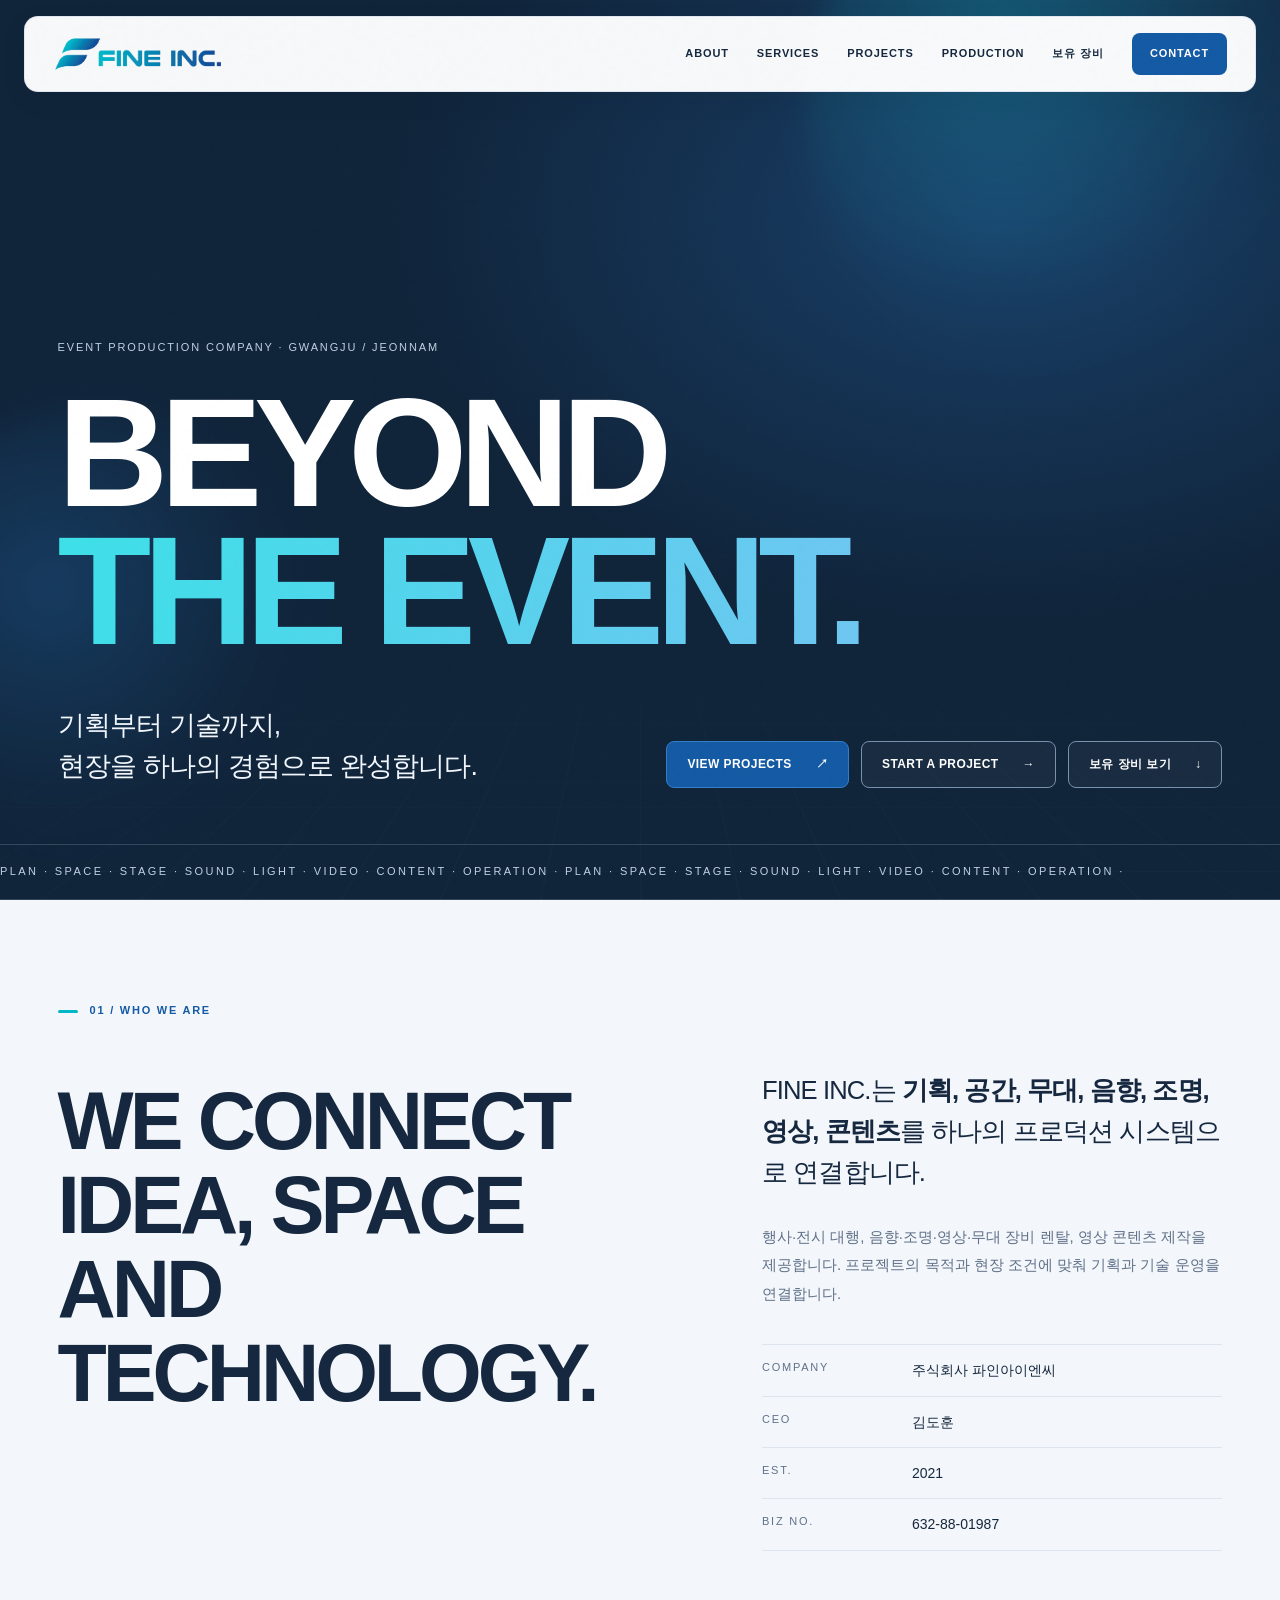
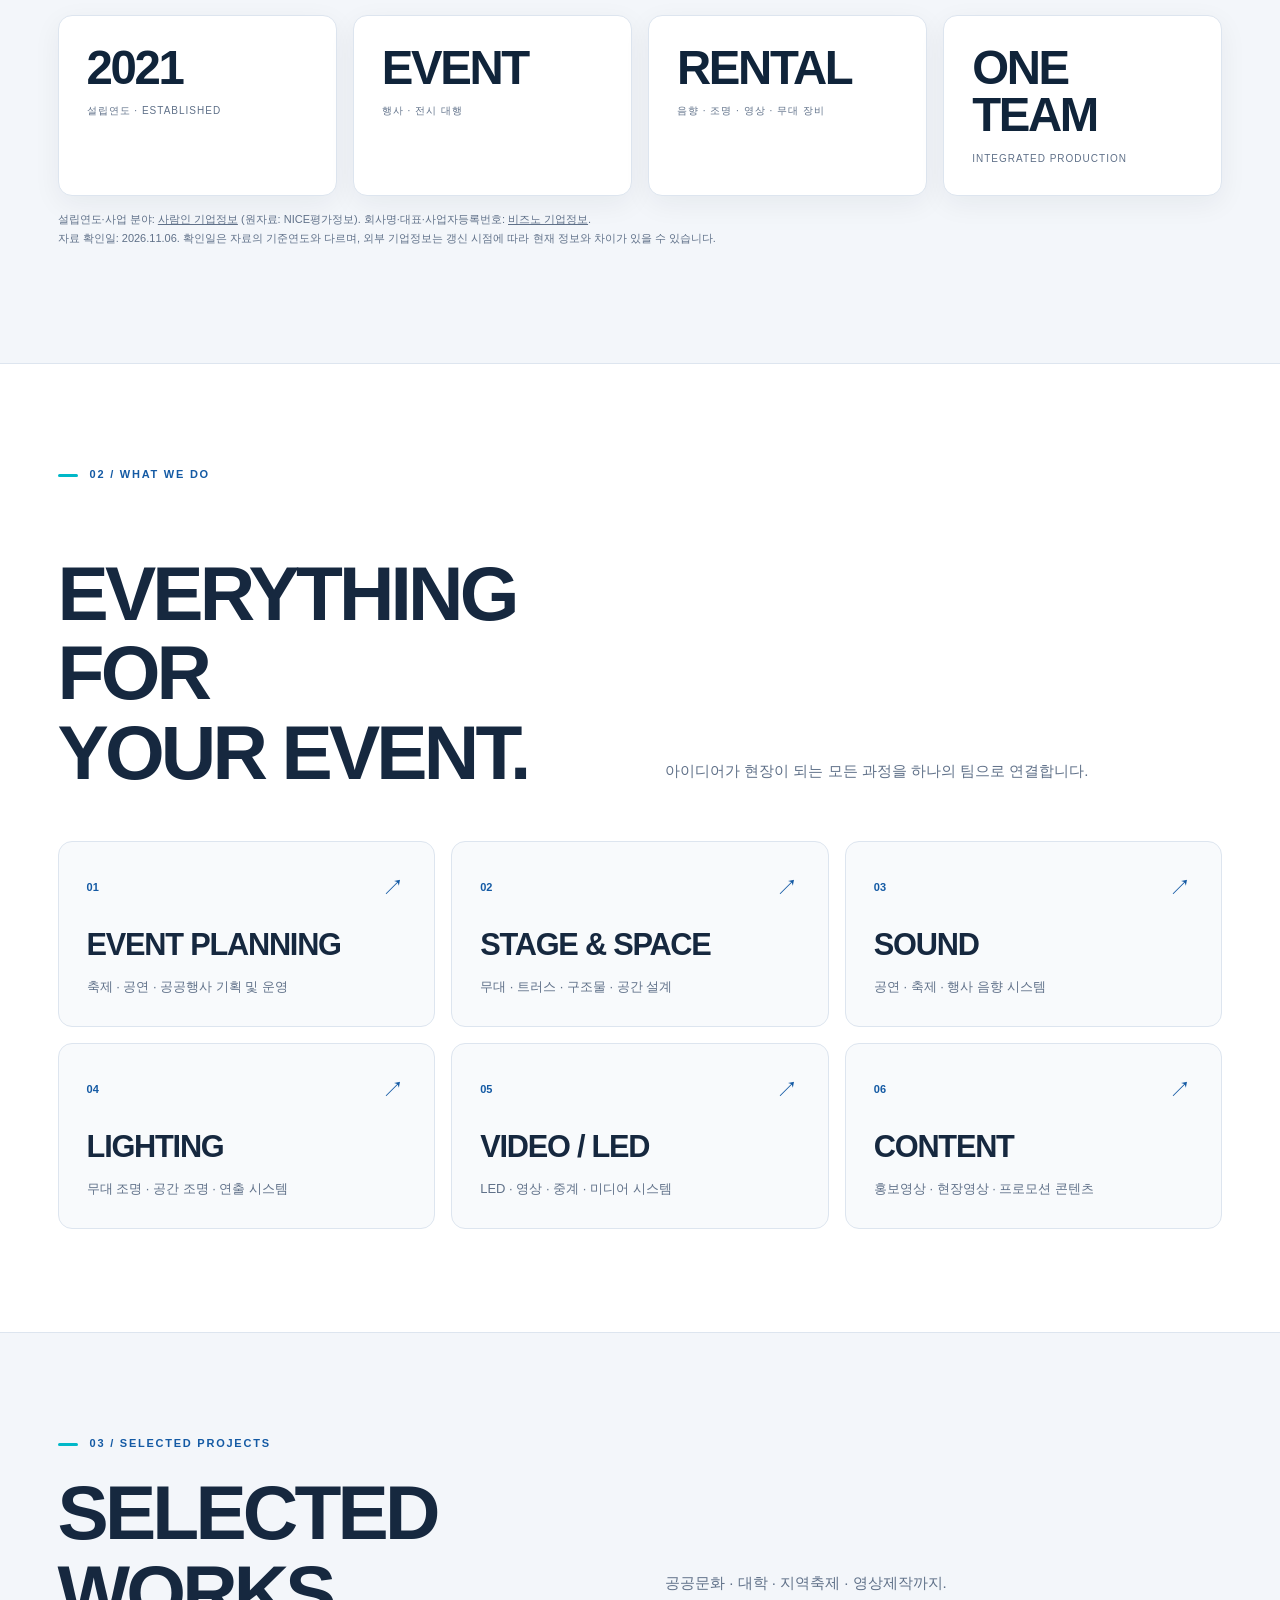
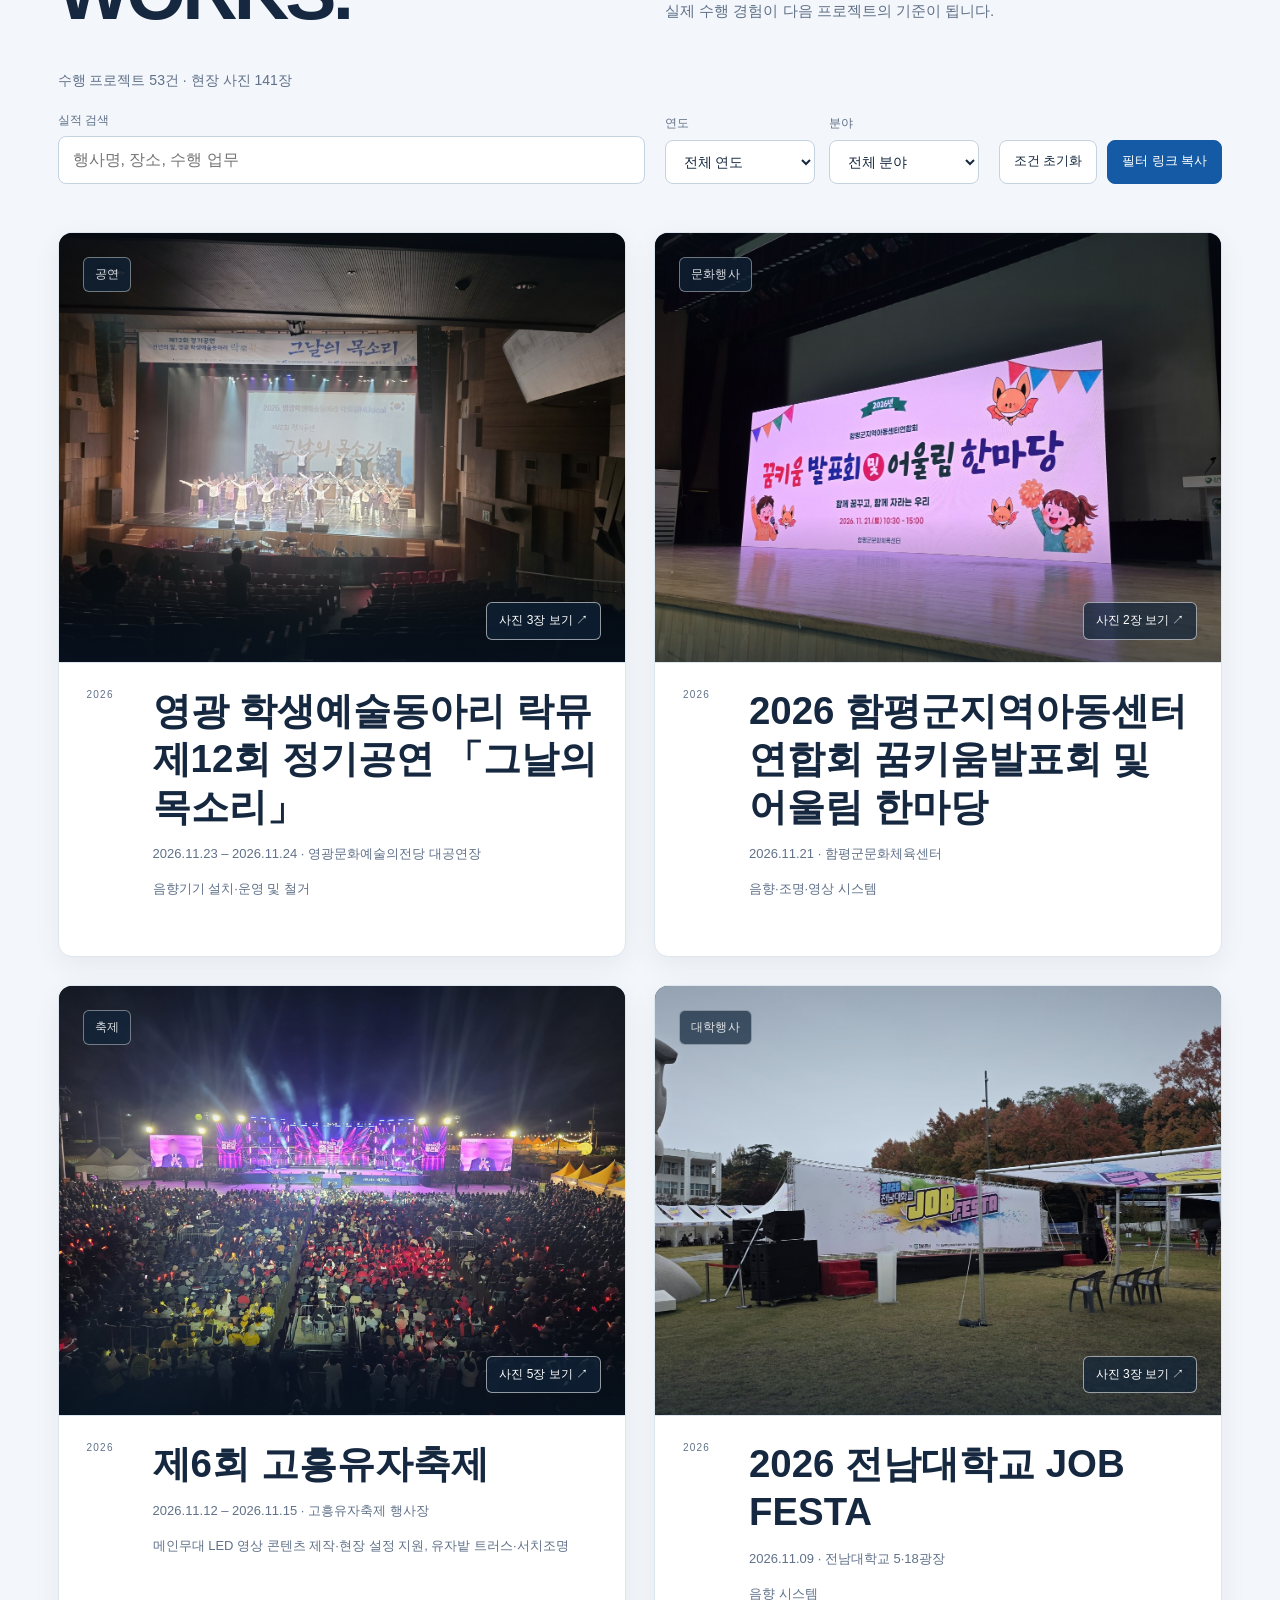
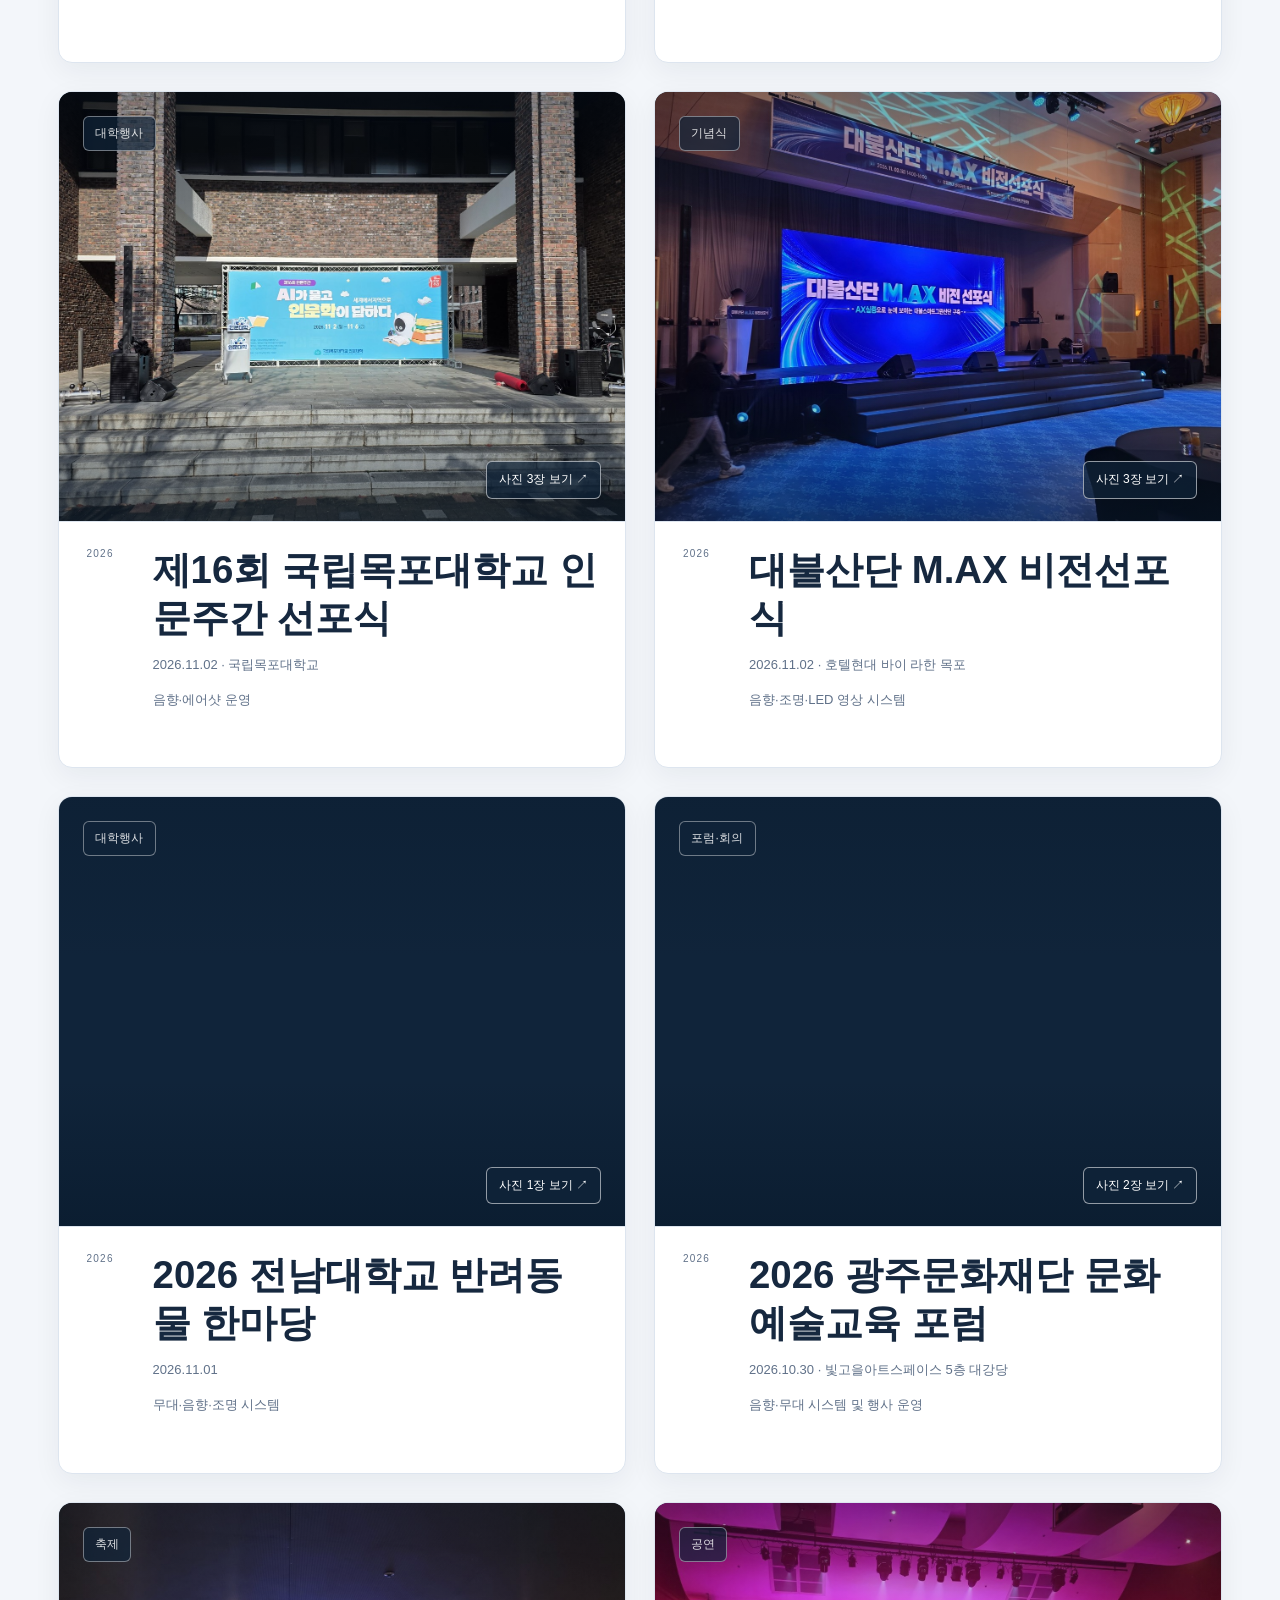
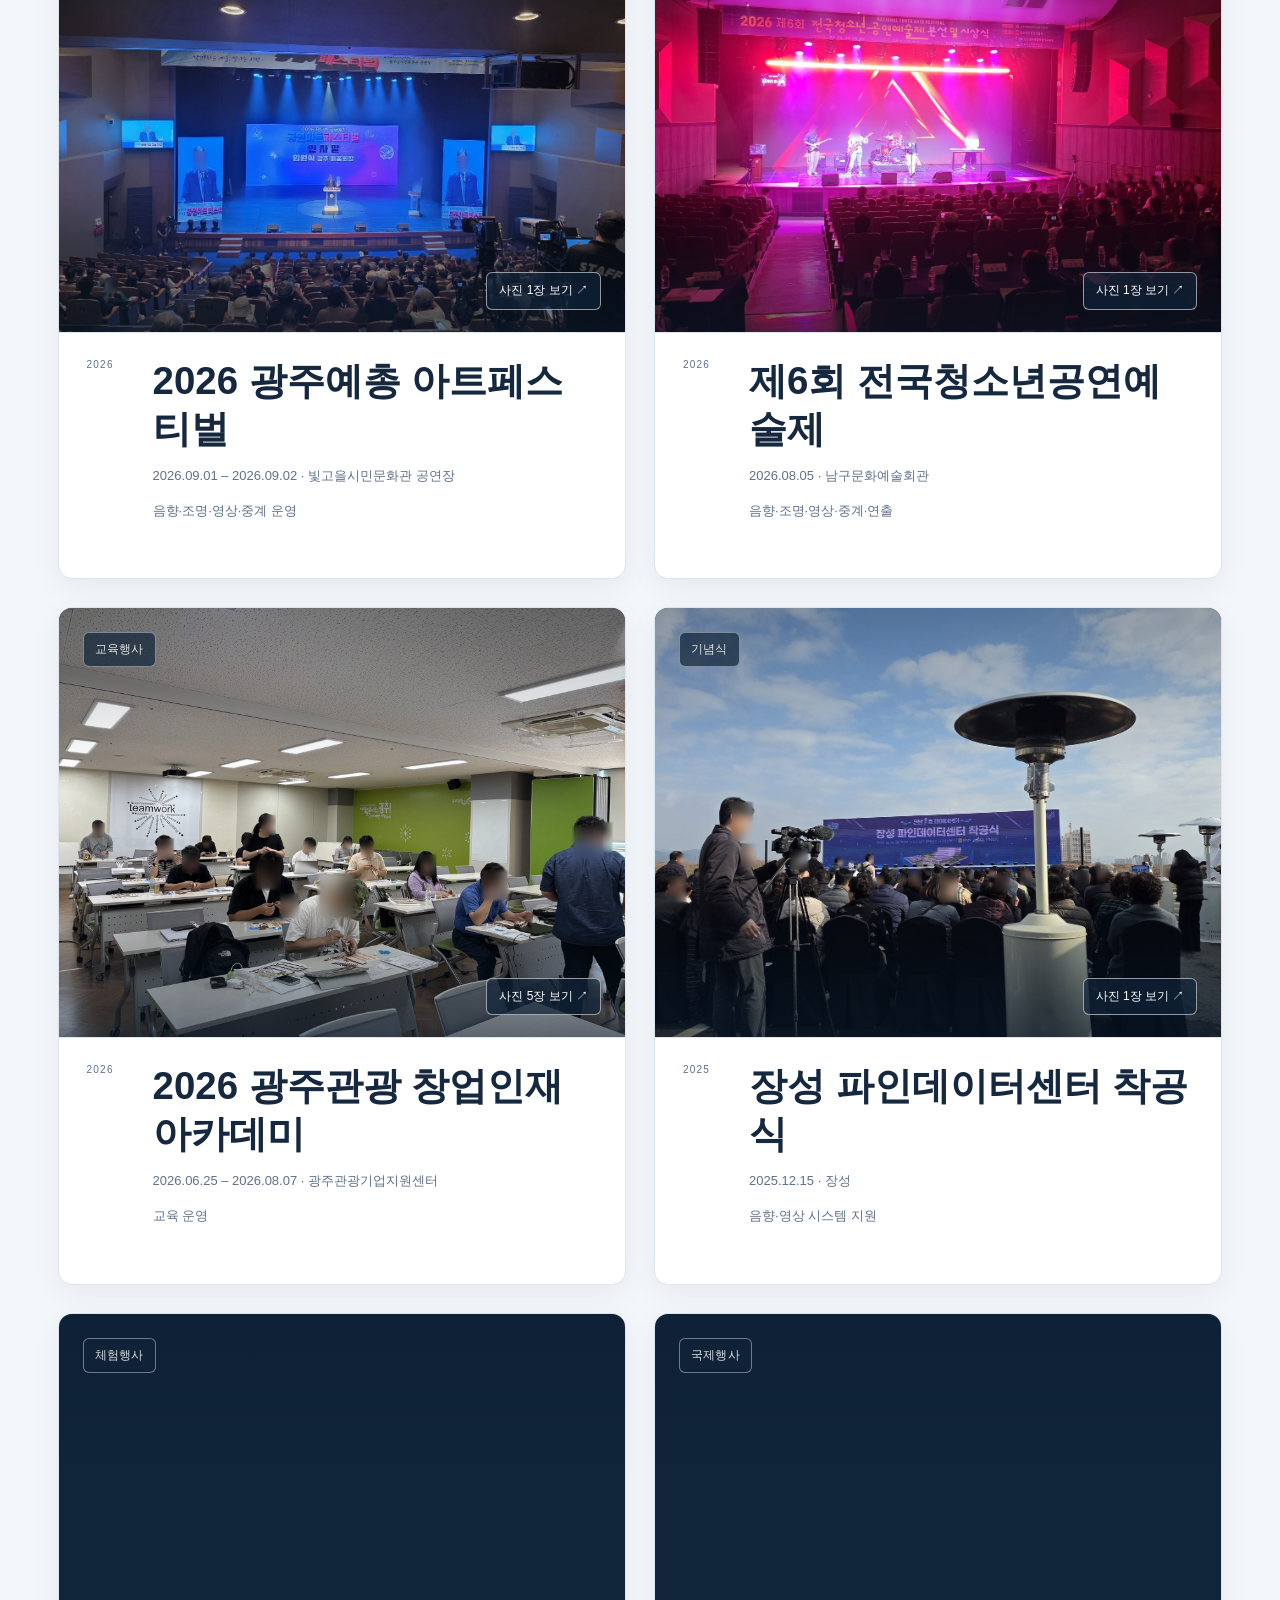
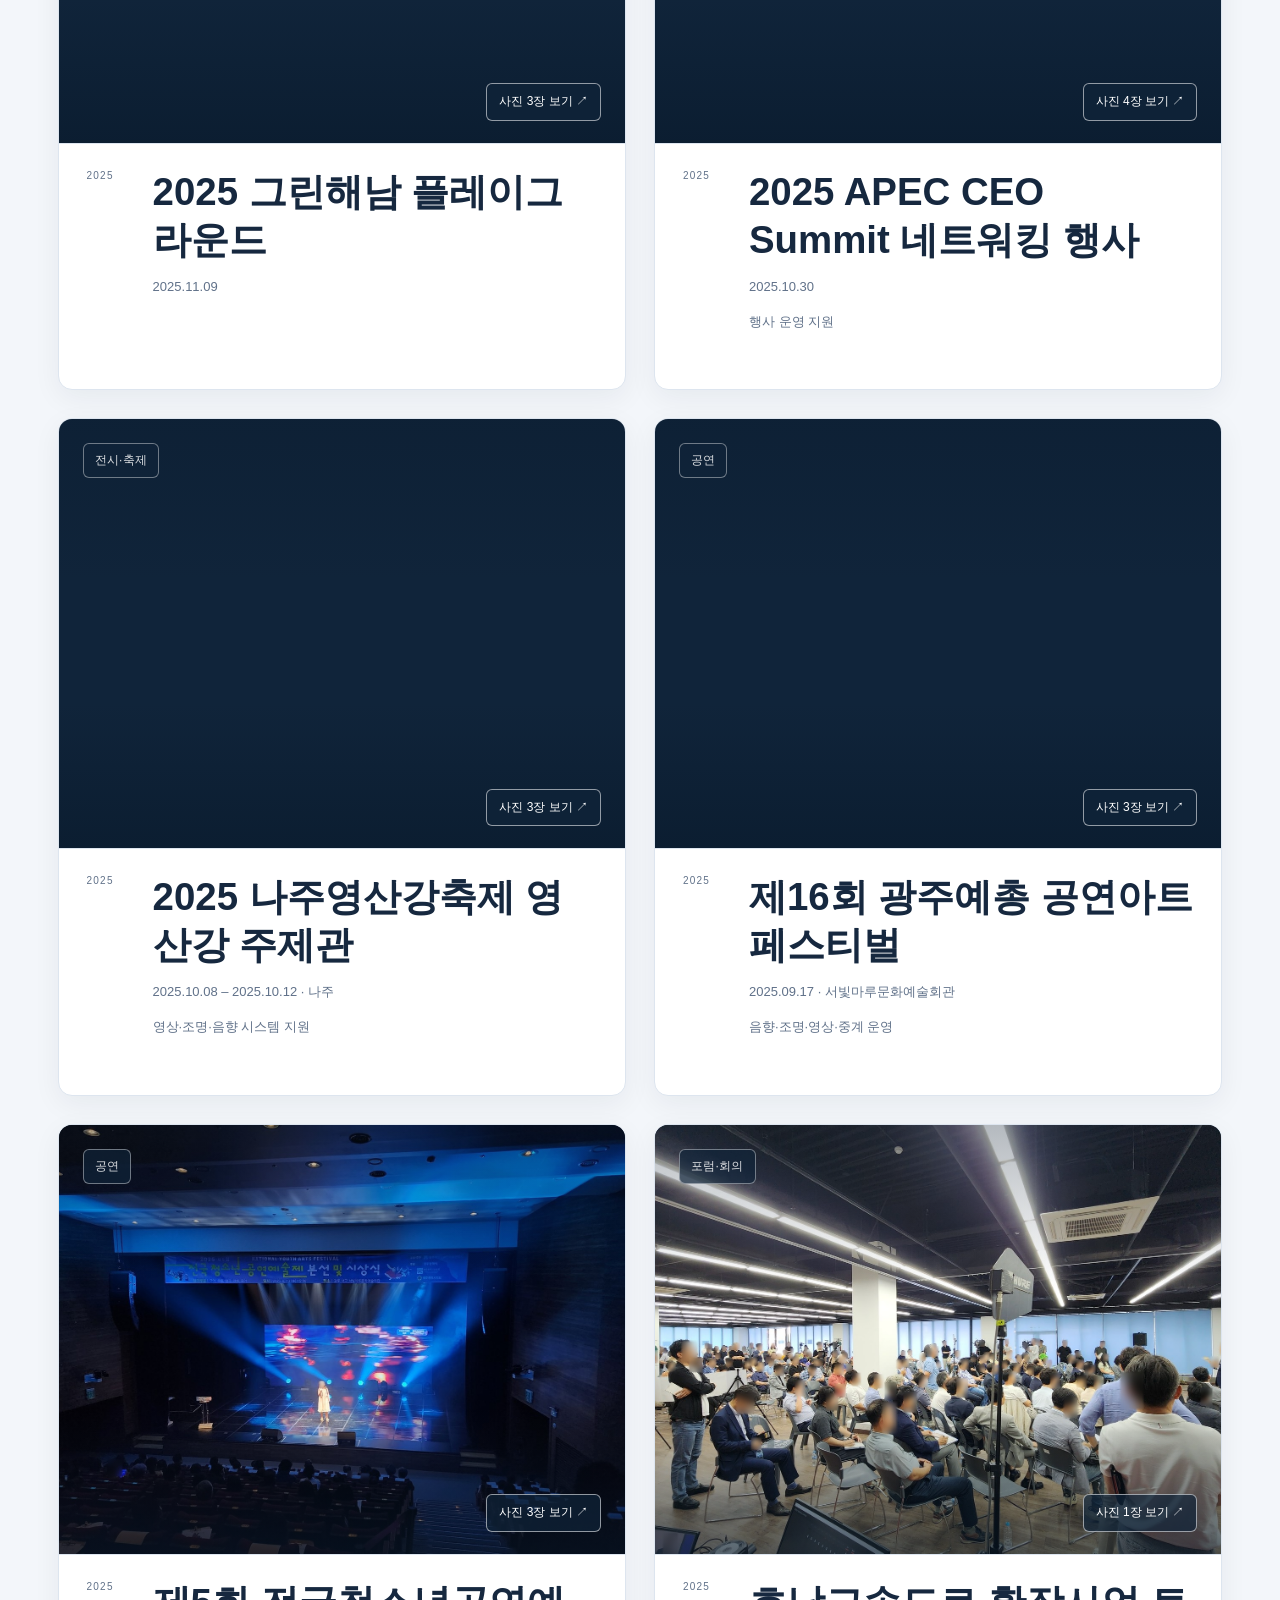
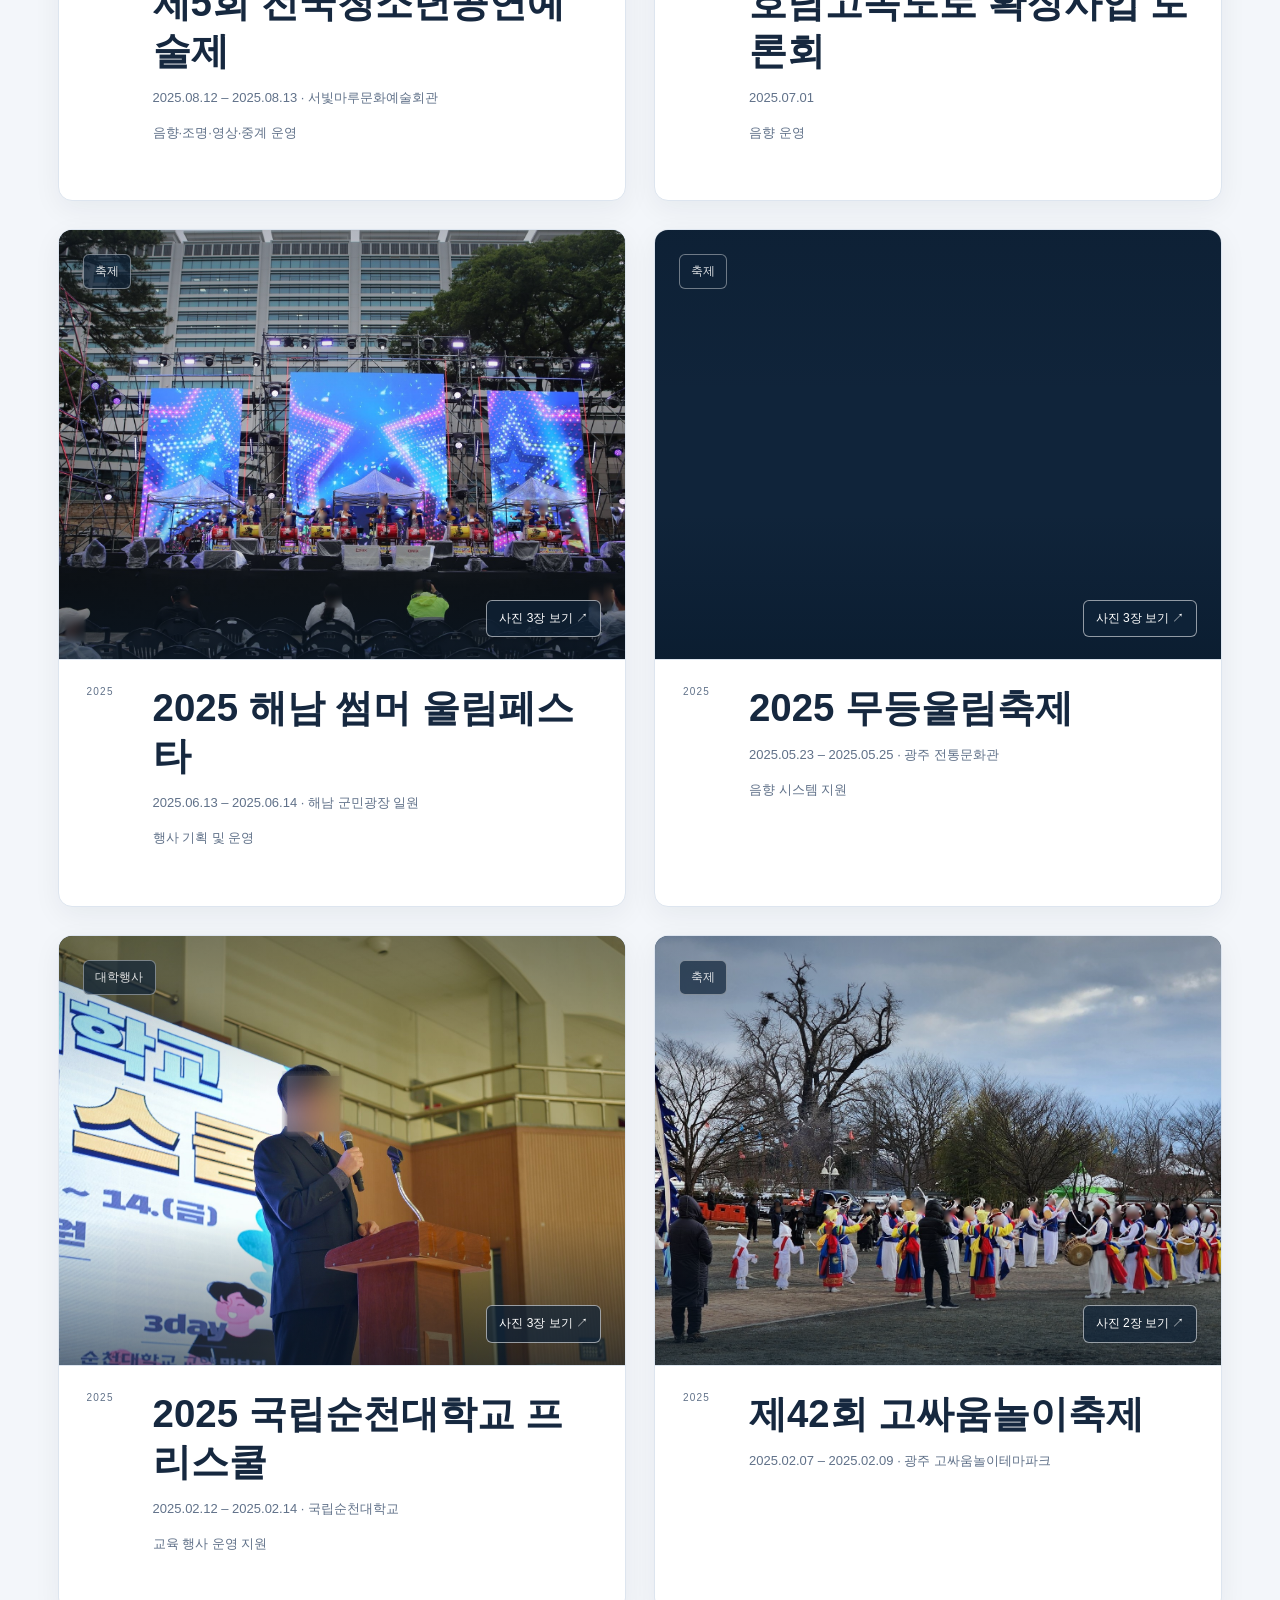
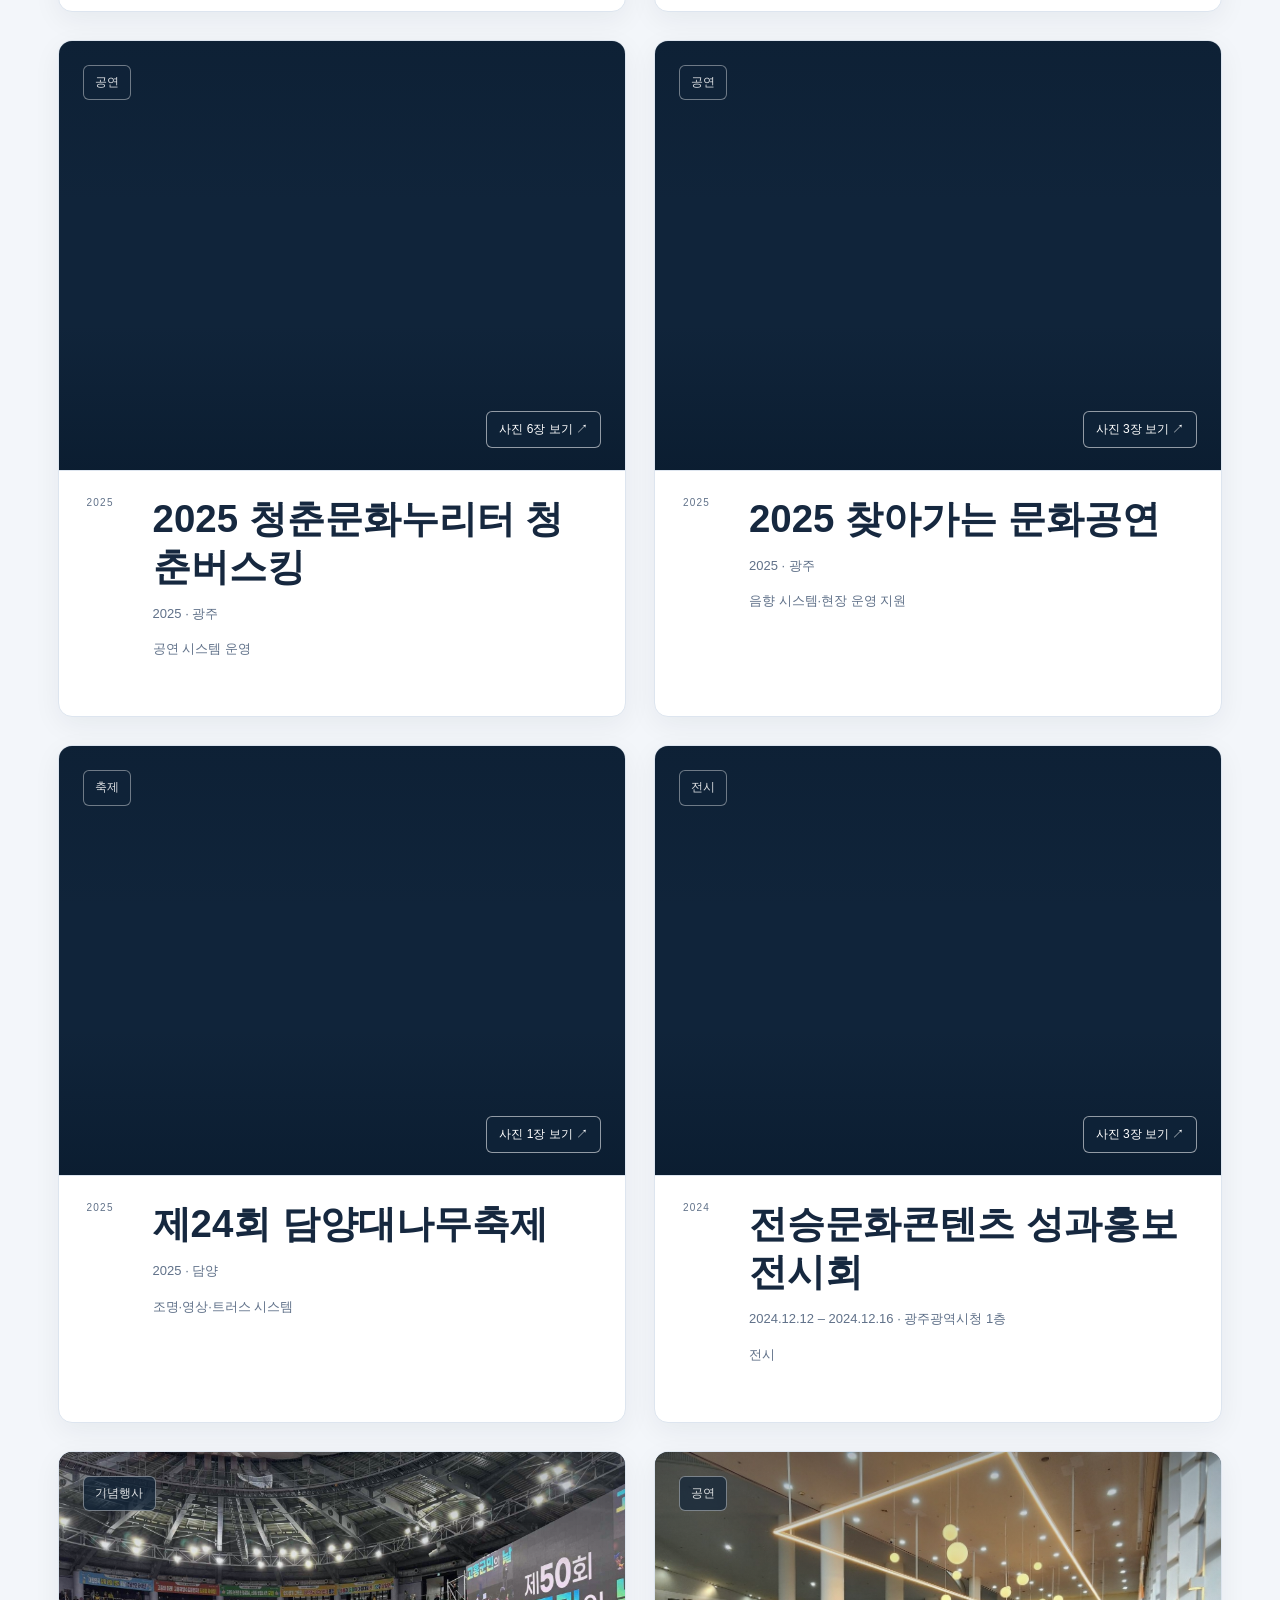
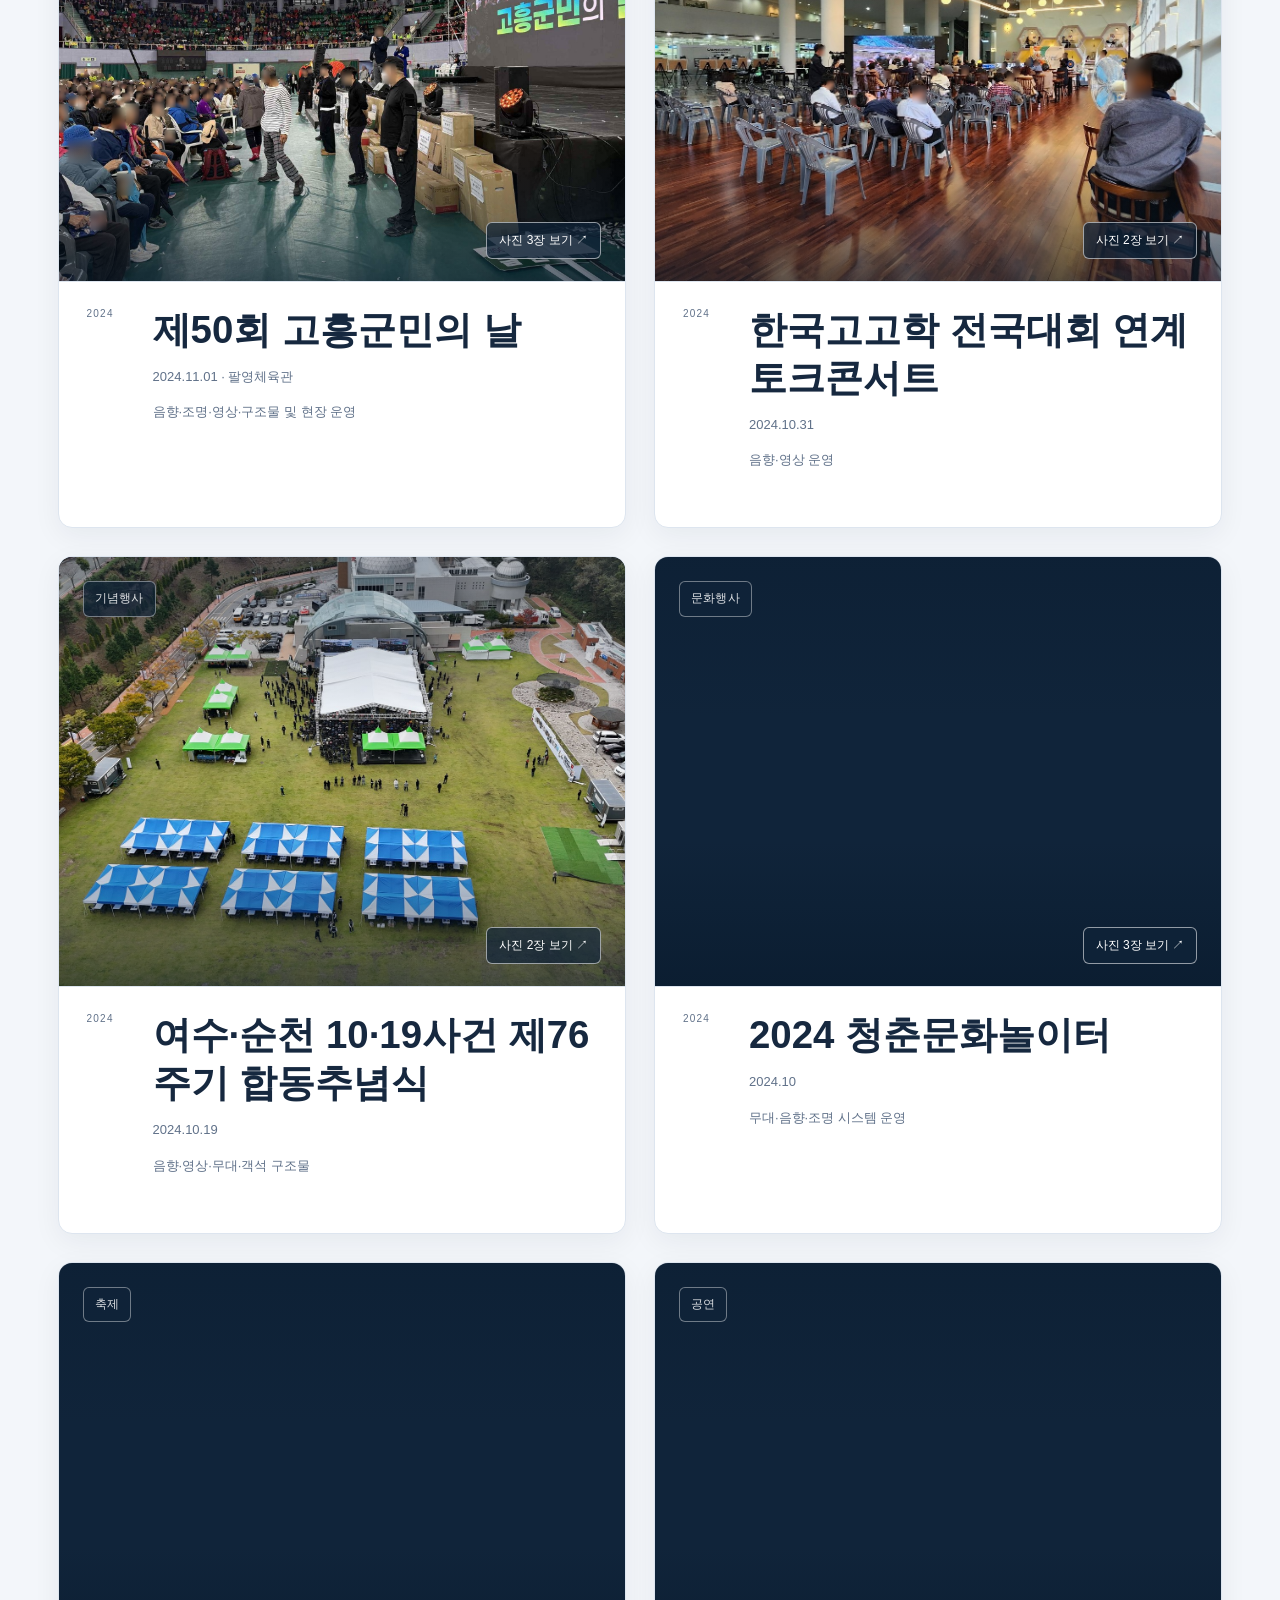
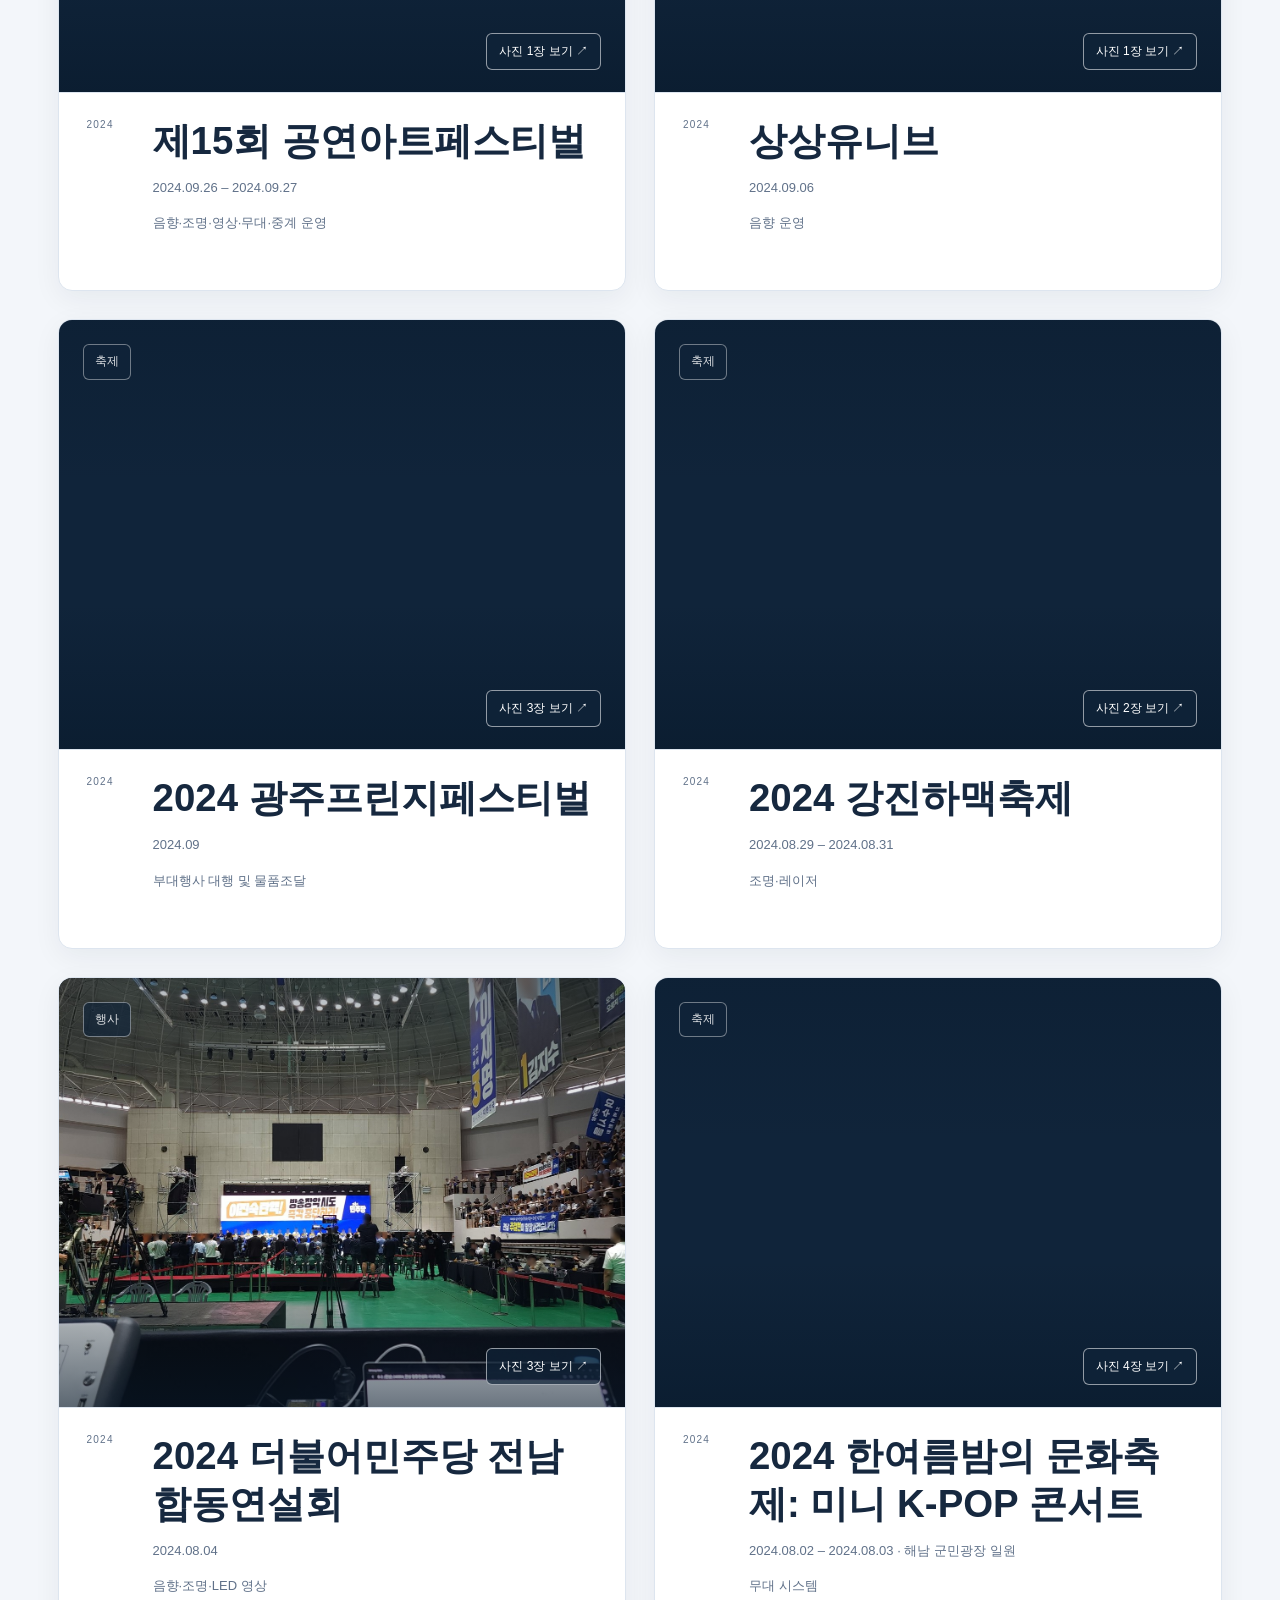
<file: index.html>
<!doctype html>
<html lang="ko">
<head>
  <meta charset="utf-8" />
  <meta name="viewport" content="width=device-width, initial-scale=1" />
  <meta name="theme-color" content="#10243A" />
  <meta name="description" content="FINE INC. — 기획, 공간, 무대, 음향, 조명, 영상, 콘텐츠를 하나의 프로덕션 시스템으로 연결하는 Event Production Company." />
  <meta property="og:type" content="website" />
  <meta property="og:title" content="FINE INC. | Event Production Company" />
  <meta property="og:description" content="기획부터 기술까지, 현장을 하나의 경험으로 완성합니다." />
  <meta property="og:site_name" content="FINE INC. | 주식회사 파인아이엔씨" />
  <meta property="og:locale" content="ko_KR" />
  <meta property="og:url" content="https://leechung0214-afk.github.io/fineinc-website/" />
  <meta property="og:image" content="https://leechung0214-afk.github.io/fineinc-website/assets/fine-social-20261105.png" />
  <meta property="og:image:secure_url" content="https://leechung0214-afk.github.io/fineinc-website/assets/fine-social-20261105.png" />
  <meta property="og:image:type" content="image/png" />
  <meta property="og:image:width" content="1200" />
  <meta property="og:image:height" content="630" />
  <meta property="og:image:alt" content="네이비 배경과 블루·시안 빛 위의 FINE INC. 공식 화이트 로고 — Event Production Company" />
  <meta name="twitter:card" content="summary_large_image" />
  <meta name="twitter:title" content="FINE INC. | Event Production Company" />
  <meta name="twitter:description" content="기획부터 기술까지, 현장을 하나의 경험으로 완성합니다." />
  <meta name="twitter:image" content="https://leechung0214-afk.github.io/fineinc-website/assets/fine-social-20261105.png" />
  <meta name="twitter:image:alt" content="네이비 배경과 블루·시안 빛 위의 FINE INC. 공식 화이트 로고 — Event Production Company" />
  <link rel="canonical" href="https://leechung0214-afk.github.io/fineinc-website/" />
  <script type="application/ld+json">
  {
    "@context": "https://schema.org",
    "@type": "Organization",
    "@id": "https://leechung0214-afk.github.io/fineinc-website/#organization",
    "name": "주식회사 파인아이엔씨",
    "alternateName": "FINE INC.",
    "url": "https://leechung0214-afk.github.io/fineinc-website/"
  }
  </script>
  <title>FINE INC. | Event Production Company</title>
  <link rel="icon" type="image/png" sizes="64x64" href="assets/favicon-64.png" />
  <link rel="apple-touch-icon" href="assets/favicon-192.png" />
  <link rel="manifest" href="site.webmanifest" />
  <link rel="stylesheet" href="assets/style.css" />
  <link rel="stylesheet" href="assets/brand-theme.css?v=20261106-mobile" />
  <link rel="stylesheet" href="assets/projects.css?v=20261127-public-copy" />
  <link rel="stylesheet" href="assets/equipment.css?v=20261106-ratio" />
</head>
<body>
  <a class="skip-link" href="#mainContent">본문으로 이동</a>
  <div class="noise" aria-hidden="true"></div>
  <div class="scroll-progress" aria-hidden="true"><span></span></div>

  <header class="site-header" id="top">
    <a class="brand" href="#top" aria-label="FINE INC. 홈">
      <img src="assets/fine-logo-color.png" alt="FINE INC." width="7749" height="1508" />
    </a>
    <nav class="desktop-nav" aria-label="주요 메뉴">
      <a href="#about">ABOUT</a>
      <a href="#services">SERVICES</a>
      <a href="#projects">PROJECTS</a>
      <a href="#production">PRODUCTION</a>
      <a href="#equipment">보유 장비</a>
      <a href="#contact">CONTACT</a>
    </nav>
    <button class="menu-btn" type="button" aria-expanded="false" aria-controls="mobileNav">MENU</button>
  </header>

  <nav class="mobile-nav" id="mobileNav" aria-label="모바일 메뉴">
    <a href="#about">ABOUT</a>
    <a href="#services">SERVICES</a>
    <a href="#projects">PROJECTS</a>
    <a href="#production">PRODUCTION</a>
      <a href="#equipment">보유 장비</a>
    <a href="#contact">CONTACT</a>
  </nav>

  <main id="mainContent">
    <section class="hero" aria-labelledby="heroTitle">
      <div class="hero-grid" aria-hidden="true"></div>
      <div class="hero-orb hero-orb-a" aria-hidden="true"></div>
      <div class="hero-orb hero-orb-b" aria-hidden="true"></div>
      <div class="hero-content reveal">
        <p class="eyebrow">EVENT PRODUCTION COMPANY · GWANGJU / JEONNAM</p>
        <h1 id="heroTitle">
          <span>BEYOND</span>
          <span class="gradient-text">THE EVENT.</span>
        </h1>
        <div class="hero-bottom">
          <p class="lead">기획부터 기술까지,<br />현장을 하나의 경험으로 완성합니다.</p>
          <div class="hero-actions">
            <a class="btn btn-primary" href="#projects">VIEW PROJECTS <span>↗</span></a>
            <a class="btn btn-ghost" href="#contact">START A PROJECT <span>→</span></a>
            <a class="btn btn-ghost" href="#equipment">보유 장비 보기 <span>↓</span></a>
          </div>
        </div>
      </div>
      <div class="hero-marquee" aria-hidden="true">
        <div>PLAN · SPACE · STAGE · SOUND · LIGHT · VIDEO · CONTENT · OPERATION ·&nbsp;</div>
        <div>PLAN · SPACE · STAGE · SOUND · LIGHT · VIDEO · CONTENT · OPERATION ·&nbsp;</div>
      </div>
    </section>

    <section class="section intro" id="about">
      <div class="section-kicker reveal">01 / WHO WE ARE</div>
      <div class="intro-grid">
        <h2 class="display reveal">We connect<br />idea, space<br />and technology.</h2>
        <div class="intro-copy reveal">
          <p class="big-copy">FINE INC.는 <strong>기획, 공간, 무대, 음향, 조명, 영상, 콘텐츠</strong>를 하나의 프로덕션 시스템으로 연결합니다.</p>
          <p>행사·전시 대행, 음향·조명·영상·무대 장비 렌탈, 영상 콘텐츠 제작을 제공합니다. 프로젝트의 목적과 현장 조건에 맞춰 기획과 기술 운영을 연결합니다.</p>
          <div class="company-meta">
            <div><span>COMPANY</span><strong>주식회사 파인아이엔씨</strong></div>
            <div><span>CEO</span><strong>김도훈</strong></div>
            <div><span>EST.</span><strong>2021</strong></div>
            <div><span>BIZ NO.</span><strong>632-88-01987</strong></div>
          </div>
        </div>
      </div>

      <div class="stats reveal" aria-label="설립연도 및 주요 사업 분야">
        <article><strong>2021</strong><span>설립연도 · ESTABLISHED</span></article>
        <article><strong>EVENT</strong><span>행사 · 전시 대행</span></article>
        <article><strong>RENTAL</strong><span>음향 · 조명 · 영상 · 무대 장비</span></article>
        <article><strong>ONE TEAM</strong><span>INTEGRATED PRODUCTION</span></article>
      </div>
      <p class="fineprint reveal">설립연도·사업 분야: <a href="https://www.saramin.co.kr/zf_user/company-info/view/csn/QXpJM3drQ3V3U3ZBbmJMd0hTaSs3Zz09/company_nm/%28%EC%A3%BC%29%ED%8C%8C%EC%9D%B8"><u>사람인 기업정보</u></a> (원자료: NICE평가정보). 회사명·대표·사업자등록번호: <a href="https://bizno.net/article/6328801987"><u>비즈노 기업정보</u></a>.<br />자료 확인일: <time datetime="2026-11-06">2026.11.06</time>. 확인일은 자료의 기준연도와 다르며, 외부 기업정보는 갱신 시점에 따라 현재 정보와 차이가 있을 수 있습니다.</p>
    </section>

    <section class="section services" id="services">
      <div class="section-head reveal">
        <div class="section-kicker">02 / WHAT WE DO</div>
        <h2>Everything for<br />your event.</h2>
        <p>아이디어가 현장이 되는 모든 과정을 하나의 팀으로 연결합니다.</p>
      </div>

      <div class="service-list">
        <article class="service-row reveal">
          <span class="service-no">01</span>
          <h3>EVENT PLANNING</h3>
          <p>축제 · 공연 · 공공행사 기획 및 운영</p>
          <span class="arrow">↗</span>
        </article>
        <article class="service-row reveal">
          <span class="service-no">02</span>
          <h3>STAGE & SPACE</h3>
          <p>무대 · 트러스 · 구조물 · 공간 설계</p>
          <span class="arrow">↗</span>
        </article>
        <article class="service-row reveal">
          <span class="service-no">03</span>
          <h3>SOUND</h3>
          <p>공연 · 축제 · 행사 음향 시스템</p>
          <span class="arrow">↗</span>
        </article>
        <article class="service-row reveal">
          <span class="service-no">04</span>
          <h3>LIGHTING</h3>
          <p>무대 조명 · 공간 조명 · 연출 시스템</p>
          <span class="arrow">↗</span>
        </article>
        <article class="service-row reveal">
          <span class="service-no">05</span>
          <h3>VIDEO / LED</h3>
          <p>LED · 영상 · 중계 · 미디어 시스템</p>
          <span class="arrow">↗</span>
        </article>
        <article class="service-row reveal">
          <span class="service-no">06</span>
          <h3>CONTENT</h3>
          <p>홍보영상 · 현장영상 · 프로모션 콘텐츠</p>
          <span class="arrow">↗</span>
        </article>
      </div>
    </section>

    <section class="section projects" id="projects">
      <div class="section-head project-head reveal">
        <div>
          <div class="section-kicker">03 / SELECTED PROJECTS</div>
          <h2>Selected<br />works.</h2>
        </div>
        <p>공공문화 · 대학 · 지역축제 · 영상제작까지.<br />실제 수행 경험이 다음 프로젝트의 기준이 됩니다.</p>
      </div>

      <div class="project-load-state" id="projectLoadState" data-state="loading" role="status" aria-live="polite" aria-atomic="true">
        <p id="projectLoadMessage">현장 사진을 불러오고 있습니다.</p>
        <div class="project-load-actions">
          <button class="project-button" id="projectRetry" type="button" hidden disabled>다시 시도</button>
          <a id="projectPublicLink" href="https://leechung0214-afk.github.io/fineinc-website/#projects" hidden>공개 홈페이지 열기 ↗</a>
        </div>
      </div>
      <noscript><p class="project-empty">실적 목록과 사진을 보려면 브라우저에서 JavaScript를 사용 설정해 주세요.</p></noscript>
      <div class="project-tools" id="projectTools" hidden>
        <p class="project-count" id="projectCount" aria-live="polite"></p>
        <label class="project-search">실적 검색
          <input id="projectSearch" type="search" maxlength="160" placeholder="행사명, 장소, 수행 업무" aria-controls="projectGrid" />
        </label>
        <div class="project-filters">
          <label for="projectYear">연도<select id="projectYear" aria-controls="projectGrid"><option value="all">전체 연도</option></select></label>
          <label for="projectCategory">분야<select id="projectCategory" aria-controls="projectGrid"><option value="all">전체 분야</option></select></label>
        </div>
        <div class="project-filter-actions">
          <button class="project-button" id="projectFilterReset" type="button">조건 초기화</button>
          <button class="project-button project-button-primary" id="projectFilterShare" type="button">필터 링크 복사</button>
        </div>
        <p class="project-share-status" id="projectShareStatus" role="status" aria-live="polite"></p>
        <input class="project-share-url" id="projectShareUrl" type="url" readonly hidden aria-label="공유할 실적 주소" />
      </div>
      <div class="project-grid" id="projectGrid" aria-busy="true"></div>
      <p class="project-empty" id="projectEmpty" hidden>검색·필터 조건에 맞는 실적이 없습니다. 검색어를 바꾸거나 조건을 초기화해 주세요.</p>
      <div class="project-note" id="projectNote" hidden>
        <span aria-hidden="true">※</span>
        <p>각 행사를 눌러 현장 사진과 수행 내용을 살펴보세요.</p>
      </div>
    </section>

    <section class="section production" id="production">
      <div class="section-head reveal">
        <div class="section-kicker">04 / INTEGRATED PRODUCTION</div>
        <h2>One team.<br />One system.</h2>
        <p>기획과 기술을 분리하지 않습니다. 하나의 흐름으로 설계하고, 하나의 현장으로 완성합니다.</p>
      </div>

      <div class="flow-wrap reveal">
        <div class="flow-line" aria-hidden="true"></div>
        <article><span>01</span><strong>PLAN</strong><small>전략 · 기획</small></article>
        <article><span>02</span><strong>DESIGN</strong><small>공간 · 콘텐츠</small></article>
        <article><span>03</span><strong>BUILD</strong><small>무대 · 구조</small></article>
        <article><span>04</span><strong>TECH</strong><small>음향 · 조명 · 영상</small></article>
        <article><span>05</span><strong>OPERATE</strong><small>현장 · 안전 · 운영</small></article>
        <article><span>06</span><strong>DELIVER</strong><small>기록 · 결과 · 콘텐츠</small></article>
      </div>

      <div class="capability-grid">
        <article class="capability reveal">
          <span class="cap-no">S</span>
          <h3>STAGE</h3>
          <ul><li>Stage Structure</li><li>Truss System</li><li>Spatial Layout</li><li>Special Structure</li></ul>
        </article>
        <article class="capability reveal">
          <span class="cap-no">A</span>
          <h3>SOUND</h3>
          <ul><li>PA System</li><li>Digital Console</li><li>Network Audio</li><li>Monitor / RF</li></ul>
        </article>
        <article class="capability reveal">
          <span class="cap-no">L</span>
          <h3>LIGHTING</h3>
          <ul><li>Moving Light</li><li>Lighting Control</li><li>Stage Lighting</li><li>Spatial Lighting</li></ul>
        </article>
        <article class="capability reveal">
          <span class="cap-no">V</span>
          <h3>VIDEO</h3>
          <ul><li>LED Display</li><li>Switching</li><li>Camera</li><li>Live Production</li></ul>
        </article>
      </div>
    </section>

    <!-- equipment:start -->
    <section class="section equipment" id="equipment" aria-labelledby="equipmentTitle">
      <div class="section-head">
        <div class="section-kicker">05 / OUR EQUIPMENT</div>
        <h2 id="equipmentTitle">현장을 완성하는<br />보유 장비.</h2>
        <p>공연의 규모와 공간에 맞춰 음향 시스템과 LED 화면을 구성합니다.</p>
      </div>
      <div class="equipment-topline">
        <p>음향 <strong>35종</strong><span aria-hidden="true"> / </span>LED 영상 <strong>4종</strong></p>
        <a href="#contact">장비 구성 문의 <span aria-hidden="true">↗</span></a>
      </div>
      <div class="equipment-heading"><span>SOUND SYSTEM</span><h3>음향 장비</h3><p>분류를 열어 장비명과 보유 수량을 확인하세요.</p></div>
      <div class="equipment-audio">
        <details class="equipment-group" open><summary><span>콘솔</span><small>6종</small></summary><ul class="equipment-list">
          <li class="equipment-item has-photo"><figure class="equipment-photo"><a href="assets/equipment/aud-yamaha-pm3.png" target="_blank" rel="noopener" aria-label="YAMAHA RIVAGE PM3 참고 이미지 크게 보기"><img src="assets/equipment/aud-yamaha-pm3.png" alt="YAMAHA RIVAGE PM3 제품 참고 이미지" loading="lazy" decoding="async" width="250" height="110" /></a><figcaption>제품 참고 이미지 <a href="https://usa.yamaha.com/products/proaudio/mixers/rivage_pm/index.html" target="_blank" rel="noopener noreferrer">출처 ↗</a></figcaption></figure><span>YAMAHA RIVAGE PM3</span><strong>1<small> EA</small></strong></li>
          <li class="equipment-item has-photo"><figure class="equipment-photo"><a href="assets/equipment/aud-midas-m32.png" target="_blank" rel="noopener" aria-label="MIDAS M32 참고 이미지 크게 보기"><img src="assets/equipment/aud-midas-m32.png" alt="MIDAS M32 제품 참고 이미지" loading="lazy" decoding="async" width="2000" height="1030" /></a><figcaption>제품 참고 이미지 <a href="https://www.midasconsoles.com/en/products/0603-adx" target="_blank" rel="noopener noreferrer">출처 ↗</a></figcaption></figure><span>MIDAS M32</span><strong>1<small> EA</small></strong></li>
          <li class="equipment-item has-photo"><figure class="equipment-photo"><a href="assets/equipment/aud-midas-m32r.png" target="_blank" rel="noopener" aria-label="MIDAS M32R 참고 이미지 크게 보기"><img src="assets/equipment/aud-midas-m32r.png" alt="MIDAS M32R 제품 참고 이미지" loading="lazy" decoding="async" width="2000" height="1340" /></a><figcaption>제품 참고 이미지 <a href="https://www.midasconsoles.com/en/products/0603-aef" target="_blank" rel="noopener noreferrer">출처 ↗</a></figcaption></figure><span>MIDAS M32R</span><strong>1<small> EA</small></strong></li>
          <li class="equipment-item has-photo"><figure class="equipment-photo"><a href="assets/equipment/aud-behringer-x18.webp" target="_blank" rel="noopener" aria-label="Behringer X air X18 참고 이미지 크게 보기"><img src="assets/equipment/aud-behringer-x18.webp" alt="Behringer X air X18 제품 참고 이미지" loading="lazy" decoding="async" width="3441" height="3357" /></a><figcaption>제품 참고 이미지 <a href="https://www.behringer.com/en/products/0605-AAA" target="_blank" rel="noopener noreferrer">출처 ↗</a></figcaption></figure><span>Behringer X air X18</span><strong>1<small> EA</small></strong></li>
          <li class="equipment-item has-photo"><figure class="equipment-photo"><a href="assets/equipment/aud-midas-dl32.png" target="_blank" rel="noopener" aria-label="MIDAS DL32 참고 이미지 크게 보기"><img src="assets/equipment/aud-midas-dl32.png" alt="MIDAS DL32 제품 참고 이미지" loading="lazy" decoding="async" width="2000" height="712" /></a><figcaption>제품 참고 이미지 <a href="https://www.midasconsoles.com/en/products/0606-acr" target="_blank" rel="noopener noreferrer">출처 ↗</a></figcaption></figure><span>MIDAS DL32</span><strong>1<small> EA</small></strong></li>
          <li class="equipment-item has-photo"><figure class="equipment-photo"><a href="assets/equipment/aud-yamaha-riod2-3224.jpg" target="_blank" rel="noopener" aria-label="YAMAHA RioD2 3224 참고 이미지 크게 보기"><img src="assets/equipment/aud-yamaha-riod2-3224.jpg" alt="YAMAHA RioD2 3224 제품 참고 이미지" loading="lazy" decoding="async" width="396" height="396" /></a><figcaption>제품 참고 이미지 <a href="https://usa.yamaha.com/products/proaudio/interfaces/index.html" target="_blank" rel="noopener noreferrer">출처 ↗</a></figcaption></figure><span>YAMAHA RioD2 3224</span><strong>3<small> EA</small></strong></li>
        </ul></details>
        <details class="equipment-group"><summary><span>메인 스피커</span><small>2종</small></summary><ul class="equipment-list">
          <li class="equipment-item has-photo"><figure class="equipment-photo"><a href="assets/equipment/aud-e835.jpg" target="_blank" rel="noopener" aria-label="HK audio Elements E-835 참고 이미지 크게 보기"><img src="assets/equipment/aud-e835.jpg" alt="HK audio Elements E-835 제품 참고 이미지" loading="lazy" decoding="async" width="117" height="550" /></a><figcaption>제품 참고 이미지 <a href="https://hkaudio.com/products/elements-e835/" target="_blank" rel="noopener noreferrer">출처 ↗</a></figcaption></figure><span>HK audio Elements E-835</span><strong>12<small> EA</small></strong></li>
          <li class="equipment-item has-photo"><figure class="equipment-photo"><a href="assets/equipment/aud-910.png" target="_blank" rel="noopener" aria-label="JBL SRX910LA 참고 이미지 크게 보기"><img src="assets/equipment/aud-910.png" alt="JBL SRX910LA 제품 참고 이미지" loading="lazy" decoding="async" width="240" height="160" /></a><figcaption>제품 참고 이미지 <a href="https://jblpro.com/en-US/products/srx910la" target="_blank" rel="noopener noreferrer">출처 ↗</a></figcaption></figure><span>JBL SRX910LA</span><strong>16<small> EA</small></strong></li>
        </ul></details>
        <details class="equipment-group"><summary><span>서브우퍼</span><small>3종</small></summary><ul class="equipment-list">
          <li class="equipment-item has-photo"><figure class="equipment-photo"><a href="assets/equipment/aud-e210-sub.jpg" target="_blank" rel="noopener" aria-label="HK audio Elements E-210 SUB 참고 이미지 크게 보기"><img src="assets/equipment/aud-e210-sub.jpg" alt="HK audio Elements E-210 SUB 제품 참고 이미지" loading="lazy" decoding="async" width="600" height="600" /></a><figcaption>제품 참고 이미지 <a href="https://www.guitarcenter.com/HK-AUDIO/E210-AS-Sub-1500000260763.gc" target="_blank" rel="noopener noreferrer">출처 ↗</a></figcaption></figure><span>HK audio Elements E-210 SUB</span><strong>4<small> EA</small></strong></li>
          <li class="equipment-item has-photo"><figure class="equipment-photo"><a href="assets/equipment/aud-e1200-sub.jpg" target="_blank" rel="noopener" aria-label="HK audio Elements L SUB 1200 참고 이미지 크게 보기"><img src="assets/equipment/aud-e1200-sub.jpg" alt="HK audio Elements L SUB 1200 제품 참고 이미지" loading="lazy" decoding="async" width="328" height="550" /></a><figcaption>제품 참고 이미지 <a href="https://hkaudio.com/products/linear-sub-1200/" target="_blank" rel="noopener noreferrer">출처 ↗</a></figcaption></figure><span>HK audio Elements L SUB 1200</span><strong>4<small> EA</small></strong></li>
          <li class="equipment-item has-photo"><figure class="equipment-photo"><a href="assets/equipment/aud-928.png" target="_blank" rel="noopener" aria-label="JBL SRX928S 참고 이미지 크게 보기"><img src="assets/equipment/aud-928.png" alt="JBL SRX928S 제품 참고 이미지" loading="lazy" decoding="async" width="240" height="160" /></a><figcaption>제품 참고 이미지 <a href="https://jblpro.com/en-US/products/srx928s/1000" target="_blank" rel="noopener noreferrer">출처 ↗</a></figcaption></figure><span>JBL SRX928S</span><strong>8<small> EA</small></strong></li>
        </ul></details>
        <details class="equipment-group"><summary><span>모니터 스피커</span><small>3종</small></summary><ul class="equipment-list">
          <li class="equipment-item has-photo"><figure class="equipment-photo"><a href="assets/equipment/aud-clair-wedge12.png" target="_blank" rel="noopener" aria-label="Clair Brothers Wedge 12 참고 이미지 크게 보기"><img src="assets/equipment/aud-clair-wedge12.png" alt="Clair Brothers Wedge 12 제품 참고 이미지" loading="lazy" decoding="async" width="901" height="745" /></a><figcaption>제품 참고 이미지 <a href="https://vtecnics.com/wp-content/downloads/clair-bros/monitors-descenari/wedge%20eng/WEDGE_web.pdf" target="_blank" rel="noopener noreferrer">출처 ↗</a></figcaption></figure><span>Clair Brothers Wedge 12</span><strong>12<small> EA</small></strong></li>
          <li class="equipment-item has-photo"><figure class="equipment-photo"><a href="assets/equipment/aud-hk-pro10x.jpg" target="_blank" rel="noopener" aria-label="HK audio Pro10x 참고 이미지 크게 보기"><img src="assets/equipment/aud-hk-pro10x.jpg" alt="HK audio Pro10x 제품 참고 이미지" loading="lazy" decoding="async" width="381" height="550" /></a><figcaption>제품 참고 이미지 <a href="https://hkaudio.com/products/premium-pro-10-x/" target="_blank" rel="noopener noreferrer">출처 ↗</a></figcaption></figure><span>HK audio Pro10x</span><strong>4<small> EA</small></strong></li>
          <li class="equipment-item has-photo"><figure class="equipment-photo"><a href="assets/equipment/aud-ld-mon15g3.jpg" target="_blank" rel="noopener" aria-label="LD Systems MON 15 G3 참고 이미지 크게 보기"><img src="assets/equipment/aud-ld-mon15g3.jpg" alt="LD Systems MON 15 G3 제품 참고 이미지" loading="lazy" decoding="async" width="2000" height="2000" /></a><figcaption>제품 참고 이미지 <a href="https://www.ld-systems.com/en/stage-monitors/mon-15-a-g3-ldmon15ag3" target="_blank" rel="noopener noreferrer">출처 ↗</a></figcaption></figure><span>LD Systems MON 15 G3</span><strong>4<small> EA</small></strong></li>
        </ul></details>
        <details class="equipment-group"><summary><span>무선 시스템</span><small>12종</small></summary><ul class="equipment-list">
          <li class="equipment-item has-photo"><figure class="equipment-photo"><a href="assets/equipment/aud-qlxd1-l51.jpg" target="_blank" rel="noopener" aria-label="SHURE QLXD1 · L51 632–696 MHz 참고 이미지 크게 보기"><img src="assets/equipment/aud-qlxd1-l51.jpg" alt="SHURE QLXD1 · L51 632–696 MHz 제품 참고 이미지" loading="lazy" decoding="async" width="1140" height="820" /></a><figcaption>제품 참고 이미지 <a href="https://www.shure.com/en-US/products/wireless-systems/qlx-d_digital_wireless/qlxd1" target="_blank" rel="noopener noreferrer">출처 ↗</a></figcaption></figure><span>SHURE QLXD1 · L51 632–696 MHz</span><strong>4<small> EA</small></strong></li>
          <li class="equipment-item has-photo"><figure class="equipment-photo"><a href="assets/equipment/aud-qlxd2-b58-l51.jpg" target="_blank" rel="noopener" aria-label="SHURE QLXD2 / BETA58 · L51 632–696 MHz 참고 이미지 크게 보기"><img src="assets/equipment/aud-qlxd2-b58-l51.jpg" alt="SHURE QLXD2 / BETA58 · L51 632–696 MHz 제품 참고 이미지" loading="lazy" decoding="async" width="1140" height="820" /></a><figcaption>제품 참고 이미지 <a href="https://www.shure.com/en-US/products/wireless-systems/qlx-d_digital_wireless/qlxd2_beta58a" target="_blank" rel="noopener noreferrer">출처 ↗</a></figcaption></figure><span>SHURE QLXD2 / BETA58 · L51 632–696 MHz</span><strong>4<small> EA</small></strong></li>
          <li class="equipment-item has-photo"><figure class="equipment-photo"><a href="assets/equipment/aud-qlxd2-b58-l51.jpg" target="_blank" rel="noopener" aria-label="SHURE QLXD2 / BETA58 · X51 925–937.5 MHz 참고 이미지 크게 보기"><img src="assets/equipment/aud-qlxd2-b58-l51.jpg" alt="SHURE QLXD2 / BETA58 · X51 925–937.5 MHz 제품 참고 이미지" loading="lazy" decoding="async" width="1140" height="820" /></a><figcaption>제품 참고 이미지 <a href="https://www.shure.com/en-US/products/wireless-systems/qlx-d_digital_wireless/qlxd2_beta58a" target="_blank" rel="noopener noreferrer">출처 ↗</a></figcaption></figure><span>SHURE QLXD2 / BETA58 · X51 925–937.5 MHz</span><strong>4<small> EA</small></strong></li>
          <li class="equipment-item has-photo"><figure class="equipment-photo"><a href="assets/equipment/aud-qlxd-900.jpg" target="_blank" rel="noopener" aria-label="SHURE QLXD4 · L51 632–696 MHz 참고 이미지 크게 보기"><img src="assets/equipment/aud-qlxd-900.jpg" alt="SHURE QLXD4 · L51 632–696 MHz 제품 참고 이미지" loading="lazy" decoding="async" width="1140" height="820" /></a><figcaption>제품 참고 이미지 <a href="https://www.shure.com/en-US/products/wireless-systems/qlx-d_digital_wireless/qlxd4" target="_blank" rel="noopener noreferrer">출처 ↗</a></figcaption></figure><span>SHURE QLXD4 · L51 632–696 MHz</span><strong>4<small> EA</small></strong></li>
          <li class="equipment-item has-photo"><figure class="equipment-photo"><a href="assets/equipment/aud-qlxd-900.jpg" target="_blank" rel="noopener" aria-label="SHURE QLXD4 · X51 925–937.5 MHz 참고 이미지 크게 보기"><img src="assets/equipment/aud-qlxd-900.jpg" alt="SHURE QLXD4 · X51 925–937.5 MHz 제품 참고 이미지" loading="lazy" decoding="async" width="1140" height="820" /></a><figcaption>제품 참고 이미지 <a href="https://www.shure.com/en-US/products/wireless-systems/qlx-d_digital_wireless/qlxd4" target="_blank" rel="noopener noreferrer">출처 ↗</a></figcaption></figure><span>SHURE QLXD4 · X51 925–937.5 MHz</span><strong>4<small> EA</small></strong></li>
          <li class="equipment-item has-photo"><figure class="equipment-photo"><a href="assets/equipment/aud-slxd1-l51.jpg" target="_blank" rel="noopener" aria-label="SHURE SLXD1+ · L51 632–696 MHz 참고 이미지 크게 보기"><img src="assets/equipment/aud-slxd1-l51.jpg" alt="SHURE SLXD1+ · L51 632–696 MHz 제품 참고 이미지" loading="lazy" decoding="async" width="1140" height="820" /></a><figcaption>SLX-D 시리즈 참고 · 세대별 외관 차이 <a href="https://www.shure.com/en-US/products/wireless-systems/slx_d_digital_wireless/slxd1" target="_blank" rel="noopener noreferrer">출처 ↗</a></figcaption></figure><span>SHURE SLXD1+ · L51 632–696 MHz</span><strong>8<small> EA</small></strong></li>
          <li class="equipment-item has-photo"><figure class="equipment-photo"><a href="assets/equipment/aud-slxd2-b58-l51.jpg" target="_blank" rel="noopener" aria-label="SHURE SLXD2+ / BETA58 · L51 632–696 MHz 참고 이미지 크게 보기"><img src="assets/equipment/aud-slxd2-b58-l51.jpg" alt="SHURE SLXD2+ / BETA58 · L51 632–696 MHz 제품 참고 이미지" loading="lazy" decoding="async" width="1140" height="820" /></a><figcaption>SLX-D 시리즈 참고 · 세대별 외관 차이 <a href="https://www.shure.com/en-US/products/wireless-systems/slx_d_digital_wireless/slxd2_beta58" target="_blank" rel="noopener noreferrer">출처 ↗</a></figcaption></figure><span>SHURE SLXD2+ / BETA58 · L51 632–696 MHz</span><strong>8<small> EA</small></strong></li>
          <li class="equipment-item has-photo"><figure class="equipment-photo"><a href="assets/equipment/aud-slxd3-l51.jpg" target="_blank" rel="noopener" aria-label="SHURE SLXD3+ · L51 632–696 MHz 참고 이미지 크게 보기"><img src="assets/equipment/aud-slxd3-l51.jpg" alt="SHURE SLXD3+ · L51 632–696 MHz 제품 참고 이미지" loading="lazy" decoding="async" width="1140" height="820" /></a><figcaption>SLX-D 시리즈 참고 · 세대별 외관 차이 <a href="https://www.shure.com/en-US/products/wireless-systems/slx_d_digital_wireless/slxd3" target="_blank" rel="noopener noreferrer">출처 ↗</a></figcaption></figure><span>SHURE SLXD3+ · L51 632–696 MHz</span><strong>4<small> EA</small></strong></li>
          <li class="equipment-item has-photo"><figure class="equipment-photo"><a href="assets/equipment/aud-slxd4q-l51.jpg" target="_blank" rel="noopener" aria-label="SHURE SLXD4Q+ · L51 632–696 MHz 참고 이미지 크게 보기"><img src="assets/equipment/aud-slxd4q-l51.jpg" alt="SHURE SLXD4Q+ · L51 632–696 MHz 제품 참고 이미지" loading="lazy" decoding="async" width="1140" height="820" /></a><figcaption>SLX-D 시리즈 참고 · 세대별 외관 차이 <a href="https://www.shure.com/en-US/products/wireless-systems/slx_d_digital_wireless/slxd4qplus" target="_blank" rel="noopener noreferrer">출처 ↗</a></figcaption></figure><span>SHURE SLXD4Q+ · L51 632–696 MHz</span><strong>2<small> EA</small></strong></li>
          <li class="equipment-item has-photo"><figure class="equipment-photo"><a href="assets/equipment/aud-ur1-l3.jpg" target="_blank" rel="noopener" aria-label="SHURE UR1 · L3 638–698 MHz 참고 이미지 크게 보기"><img src="assets/equipment/aud-ur1-l3.jpg" alt="SHURE UR1 · L3 638–698 MHz 제품 참고 이미지" loading="lazy" decoding="async" width="1140" height="820" /></a><figcaption>제품 참고 이미지 <a href="https://www.shure.com/en-US/products/wireless-systems/uhf-r_wireless/ur1" target="_blank" rel="noopener noreferrer">출처 ↗</a></figcaption></figure><span>SHURE UR1 · L3 638–698 MHz</span><strong>3<small> EA</small></strong></li>
          <li class="equipment-item has-photo"><figure class="equipment-photo"><a href="assets/equipment/aud-ur2-b87-l3.jpg" target="_blank" rel="noopener" aria-label="SHURE UR2 / BETA87 · L3 638–698 MHz 참고 이미지 크게 보기"><img src="assets/equipment/aud-ur2-b87-l3.jpg" alt="SHURE UR2 / BETA87 · L3 638–698 MHz 제품 참고 이미지" loading="lazy" decoding="async" width="1140" height="820" /></a><figcaption>제품 참고 이미지 <a href="https://www.shure.com/en-US/products/wireless-systems/uhf-r_wireless/ur2_beta_87a" target="_blank" rel="noopener noreferrer">출처 ↗</a></figcaption></figure><span>SHURE UR2 / BETA87 · L3 638–698 MHz</span><strong>4<small> EA</small></strong></li>
          <li class="equipment-item has-photo"><figure class="equipment-photo"><a href="assets/equipment/aud-ur4d.jpg" target="_blank" rel="noopener" aria-label="SHURE UR4D · L3 638–698 MHz 참고 이미지 크게 보기"><img src="assets/equipment/aud-ur4d.jpg" alt="SHURE UR4D · L3 638–698 MHz 제품 참고 이미지" loading="lazy" decoding="async" width="600" height="600" /></a><figcaption>제품 참고 이미지 <a href="https://www.arkbell.co.jp/equipment/ur4d/" target="_blank" rel="noopener noreferrer">출처 ↗</a></figcaption></figure><span>SHURE UR4D · L3 638–698 MHz</span><strong>2<small> EA</small></strong></li>
        </ul></details>
        <details class="equipment-group"><summary><span>무선 인이어 모니터</span><small>1종</small></summary><ul class="equipment-list">
          <li class="equipment-item has-photo"><figure class="equipment-photo"><a href="assets/equipment/aud-senn-iem.jpg" target="_blank" rel="noopener" aria-label="SENNHEISER EW300 IEM G3 참고 이미지 크게 보기"><img src="assets/equipment/aud-senn-iem.jpg" alt="SENNHEISER EW300 IEM G3 제품 참고 이미지" loading="lazy" decoding="async" width="120" height="89" /></a><figcaption>제품 참고 이미지 <a href="https://www.musiciansfriend.com/pro-audio/sennheiser-ew-300-iem-g3-in-ear-wireless-monitor-system" target="_blank" rel="noopener noreferrer">출처 ↗</a></figcaption></figure><span>SENNHEISER EW300 IEM G3</span><strong>8<small> EA</small></strong></li>
        </ul></details>
        <details class="equipment-group"><summary><span>퍼스널 모니터</span><small>3종</small></summary><ul class="equipment-list">
          <li class="equipment-item has-photo"><figure class="equipment-photo"><a href="assets/equipment/aud-p16-d.png" target="_blank" rel="noopener" aria-label="Behringer P16-D 참고 이미지 크게 보기"><img src="assets/equipment/aud-p16-d.png" alt="Behringer P16-D 제품 참고 이미지" loading="lazy" decoding="async" width="2000" height="479" /></a><figcaption>제품 참고 이미지 <a href="https://www.behringer.com/en/products/0609-AAD" target="_blank" rel="noopener noreferrer">출처 ↗</a></figcaption></figure><span>Behringer P16-D</span><strong>1<small> EA</small></strong></li>
          <li class="equipment-item has-photo"><figure class="equipment-photo"><a href="assets/equipment/aud-p16-m.png" target="_blank" rel="noopener" aria-label="Behringer P16-M 참고 이미지 크게 보기"><img src="assets/equipment/aud-p16-m.png" alt="Behringer P16-M 제품 참고 이미지" loading="lazy" decoding="async" width="2000" height="1399" /></a><figcaption>제품 참고 이미지 <a href="https://www.behringer.com/en/products/0609-AAB" target="_blank" rel="noopener noreferrer">출처 ↗</a></figcaption></figure><span>Behringer P16-M</span><strong>4<small> EA</small></strong></li>
          <li class="equipment-item has-photo"><figure class="equipment-photo"><a href="assets/equipment/aud-p16-mb.png" target="_blank" rel="noopener" aria-label="Behringer P16-MB 참고 이미지 크게 보기"><img src="assets/equipment/aud-p16-mb.png" alt="Behringer P16-MB 제품 참고 이미지" loading="lazy" decoding="async" width="1675" height="2000" /></a><figcaption>제품 참고 이미지 <a href="https://www.behringer.com/en/products/0609-AAC" target="_blank" rel="noopener noreferrer">출처 ↗</a></figcaption></figure><span>Behringer P16-MB</span><strong>4<small> EA</small></strong></li>
        </ul></details>
        <details class="equipment-group"><summary><span>마이크 스탠드</span><small>5종</small></summary><ul class="equipment-list">
          <li class="equipment-item has-photo"><figure class="equipment-photo"><a href="assets/equipment/aud-km-21021.jpg" target="_blank" rel="noopener" aria-label="Mic stand / K&amp;M 21021-300-55 / 롱 참고 이미지 크게 보기"><img src="assets/equipment/aud-km-21021.jpg" alt="Mic stand / K&amp;M 21021-300-55 / 롱 제품 참고 이미지" loading="lazy" decoding="async" width="1635" height="2801" /></a><figcaption>제품 참고 이미지 <a href="https://www.k-m.de/en/products/mic-stands/floor-stands/21021-overhead-microphone-stand-black" target="_blank" rel="noopener noreferrer">출처 ↗</a></figcaption></figure><span>Mic stand / K&amp;M 21021-300-55 / 롱</span><strong>12<small> EA</small></strong></li>
          <li class="equipment-item has-photo"><figure class="equipment-photo"><a href="assets/equipment/aud-km-25950.jpg" target="_blank" rel="noopener" aria-label="Mic stand / K&amp;M 25950 / 미들 참고 이미지 크게 보기"><img src="assets/equipment/aud-km-25950.jpg" alt="Mic stand / K&amp;M 25950 / 미들 제품 참고 이미지" loading="lazy" decoding="async" width="2902" height="3332" /></a><figcaption>제품 참고 이미지 <a href="https://www.k-m.de/en/products/mic-stands/floor-stands/25950-microphone-stand-rien-black" target="_blank" rel="noopener noreferrer">출처 ↗</a></figcaption></figure><span>Mic stand / K&amp;M 25950 / 미들</span><strong>6<small> EA</small></strong></li>
          <li class="equipment-item has-photo"><figure class="equipment-photo"><a href="assets/equipment/aud-km-26250.jpg" target="_blank" rel="noopener" aria-label="Mic stand / K&amp;M 26250 300-55 / 일자 참고 이미지 크게 보기"><img src="assets/equipment/aud-km-26250.jpg" alt="Mic stand / K&amp;M 26250 300-55 / 일자 제품 참고 이미지" loading="lazy" decoding="async" width="3143" height="4836" /></a><figcaption>제품 참고 이미지 <a href="https://www.k-m.de/us/products/microphone-stands/floor-stands/microphone-stands-without-boom/26250-one-hand-microphone-stand-performance-black" target="_blank" rel="noopener noreferrer">출처 ↗</a></figcaption></figure><span>Mic stand / K&amp;M 26250 300-55 / 일자</span><strong>4<small> EA</small></strong></li>
          <li class="equipment-item has-photo"><figure class="equipment-photo"><a href="assets/equipment/aud-gooseneck-black.png" target="_blank" rel="noopener" aria-label="검정색 자바라 스탠드 참고 이미지 크게 보기"><img src="assets/equipment/aud-gooseneck-black.png" alt="검정색 자바라 스탠드 제품 참고 이미지" loading="lazy" decoding="async" width="581" height="581" /></a><figcaption>제품 참고 이미지</figcaption></figure><span>검정색 자바라 스탠드</span><strong>4<small> EA</small></strong></li>
          <li class="equipment-item has-photo"><figure class="equipment-photo"><a href="assets/equipment/aud-gooseneck-silver.png" target="_blank" rel="noopener" aria-label="은색 자바라 스탠드 참고 이미지 크게 보기"><img src="assets/equipment/aud-gooseneck-silver.png" alt="은색 자바라 스탠드 제품 참고 이미지" loading="lazy" decoding="async" width="638" height="639" /></a><figcaption>제품 참고 이미지</figcaption></figure><span>은색 자바라 스탠드</span><strong>5<small> EA</small></strong></li>
        </ul></details>
      </div>
      <div class="equipment-heading equipment-video-heading"><span>LED DISPLAY</span><h3>LED 영상 장비</h3><p>패널 규격과 해상도에 맞춘 화면 구성.</p></div>
      <div class="equipment-video">
        <article class="equipment-led">
          <figure class="equipment-photo"><a href="assets/equipment/vid-dv2.png" target="_blank" rel="noopener" aria-label="LED 3mm 500 x 1000 참고 이미지 크게 보기"><img src="assets/equipment/vid-dv2.png" alt="LED 3mm 500 x 1000 제품 참고 이미지" loading="lazy" decoding="async" width="1000" height="674" /></a><figcaption>DV2 시리즈 참고 사진 <a href="https://www.dicolorled.com/dv2-series/" target="_blank" rel="noopener noreferrer">출처 ↗</a></figcaption></figure>
          <span class="equipment-led-tag">LED 패널</span>
          <h4>LED 3mm 500 x 1000</h4>
          <p>디컬러 DV시리즈 DV-390V2</p>
          <dl><div><dt>패널 크기</dt><dd>500 × 1000 mm</dd></div><div><dt>패널 해상도</dt><dd>128 × 256 px</dd></div><div><dt>보유 수량</dt><dd><strong>448</strong> 장</dd></div></dl>
        </article>
        <article class="equipment-led">
          <figure class="equipment-photo"><a href="assets/equipment/vid-dv2.png" target="_blank" rel="noopener" aria-label="LED 3mm 500 x 500 참고 이미지 크게 보기"><img src="assets/equipment/vid-dv2.png" alt="LED 3mm 500 x 500 제품 참고 이미지" loading="lazy" decoding="async" width="1000" height="674" /></a><figcaption>DV2 시리즈 참고 · 규격별 외관 확인 <a href="https://www.dicolorled.com/dv2-series/" target="_blank" rel="noopener noreferrer">출처 ↗</a></figcaption></figure>
          <span class="equipment-led-tag">LED 패널</span>
          <h4>LED 3mm 500 x 500</h4>
          <p>디컬러 DV시리즈 DV-390V2</p>
          <dl><div><dt>패널 크기</dt><dd>500 × 500 mm</dd></div><div><dt>패널 해상도</dt><dd>128 × 128 px</dd></div><div><dt>보유 수량</dt><dd><strong>96</strong> 장</dd></div></dl>
        </article>
        <article class="equipment-led">
          <figure class="equipment-photo"><a href="assets/equipment/vid-ul.png" target="_blank" rel="noopener" aria-label="LED 6mm 500 x 1000 커브 참고 이미지 크게 보기"><img src="assets/equipment/vid-ul.png" alt="LED 6mm 500 x 1000 커브 제품 참고 이미지" loading="lazy" decoding="async" width="746" height="802" /></a><figcaption>UL 시리즈 참고 · 커브 외관 확인 <a href="https://www.dicolorled.com/ul-series/" target="_blank" rel="noopener noreferrer">출처 ↗</a></figcaption></figure>
          <span class="equipment-led-tag">LED 패널</span>
          <h4>LED 6mm 500 x 1000 커브</h4>
          <p>디컬러 UL시리즈 아웃도어 6.9</p>
          <dl><div><dt>패널 크기</dt><dd>500 × 1000 mm</dd></div><div><dt>패널 해상도</dt><dd>72 × 144 px</dd></div><div><dt>보유 수량</dt><dd><strong>402</strong> 장</dd></div></dl>
        </article>
        <article class="equipment-led">
          <figure class="equipment-photo"><a href="assets/equipment/vid-ul.png" target="_blank" rel="noopener" aria-label="LED 6mm 500 x 1000 플랫 참고 이미지 크게 보기"><img src="assets/equipment/vid-ul.png" alt="LED 6mm 500 x 1000 플랫 제품 참고 이미지" loading="lazy" decoding="async" width="746" height="802" /></a><figcaption>UL 시리즈 참고 사진 <a href="https://www.dicolorled.com/ul-series/" target="_blank" rel="noopener noreferrer">출처 ↗</a></figcaption></figure>
          <span class="equipment-led-tag">LED 패널</span>
          <h4>LED 6mm 500 x 1000 플랫</h4>
          <p>디컬러 UL시리즈 아웃도어 6.9</p>
          <dl><div><dt>패널 크기</dt><dd>500 × 1000 mm</dd></div><div><dt>패널 해상도</dt><dd>72 × 144 px</dd></div><div><dt>보유 수량</dt><dd><strong>402</strong> 장</dd></div></dl>
        </article>
      </div>
      <p class="equipment-note">2026-11-06 보유목록 기준 · 표기 수량은 보유 수량이며, 행사일의 사용 가능 수량과 구성은 문의 시 안내드립니다.</p>
      <p class="equipment-note">사진은 제품·시리즈 참고 이미지이며 실제 보유품의 외관·세부 사양과 다를 수 있습니다. 사진을 누르면 크게 볼 수 있습니다.</p>
    </section>
    <!-- equipment:end -->

    <section class="section public-section">
      <div class="public-panel reveal">
        <div class="public-copy">
          <div class="section-kicker">06 / PUBLIC EVENT CAPABILITY</div>
          <h2>Built for<br />public projects.</h2>
          <p>국가기관, 공공기관, 대학, 지역축제의 기획·행정·기술·운영 흐름을 이해하고 프로젝트 전 과정을 통합 관리합니다.</p>
        </div>
        <div class="public-types" aria-label="주요 수행 분야">
          <span>PUBLIC INSTITUTION</span>
          <span>UNIVERSITY</span>
          <span>FESTIVAL</span>
          <span>CULTURE</span>
          <span>CONFERENCE</span>
          <span>CONTENT</span>
        </div>
      </div>
    </section>

    <section class="section contact" id="contact">
      <div class="contact-title reveal">
        <div class="section-kicker">07 / CONTACT</div>
        <h2>LET'S CREATE<br /><span class="gradient-text">THE NEXT EXPERIENCE.</span></h2>
      </div>

      <div class="contact-grid">
        <div class="contact-copy reveal">
          <p>행사 기획부터 무대·음향·조명·영상까지,<br />프로젝트의 시작을 파인아이엔씨와 함께하세요.</p>
          <div class="contact-meta">
            <span>FINE INC.</span>
            <strong>주식회사 파인아이엔씨</strong>
            <small>대표 김도훈 · 사업자등록번호 632-88-01987</small>
          </div>
        </div>

        <form class="contact-form reveal" id="projectForm">
          <label>회사 / 기관명<input name="company" type="text" placeholder="기관 또는 회사명" /></label>
          <label>담당자<input name="name" type="text" placeholder="성함" /></label>
          <div class="form-row">
            <label>연락처<input name="phone" type="tel" placeholder="010-0000-0000" /></label>
            <label>이메일<input name="email" type="email" placeholder="name@company.com" /></label>
          </div>
          <label>프로젝트 유형
            <select name="type">
              <option>행사 전체 대행</option>
              <option>행사기획</option>
              <option>무대 / 구조</option>
              <option>음향</option>
              <option>조명</option>
              <option>LED / 영상</option>
              <option>영상 콘텐츠 제작</option>
            </select>
          </label>
          <label>프로젝트 내용<textarea name="message" rows="5" required maxlength="5000" placeholder="행사명, 일정, 장소, 예산 등 필요한 내용을 적어주세요."></textarea></label>
          <button class="btn btn-primary form-submit" type="submit">메일 초안 작성 <span>↗</span></button>
          <p class="form-status" id="contactDraftGuide">메일 앱에서 초안을 확인한 뒤 직접 전송해 주세요.</p>
          <p class="form-status" id="formStatus" role="status"></p>
        </form>
      </div>
    </section>
  </main>

  <footer class="site-footer">
    <div class="footer-top">
      <img src="assets/fine-logo-white.png" alt="FINE INC." width="7749" height="1508" />
      <a href="#top">BACK TO TOP ↑</a>
    </div>
    <div class="footer-bottom">
      <span>© 2026 FINE INC. ALL RIGHTS RESERVED.</span>
      <span>EVENT PRODUCTION · GWANGJU / JEONNAM</span>
    </div>
  </footer>

  <dialog class="project-dialog" id="projectDialog" aria-labelledby="projectDialogTitle">
    <div class="project-dialog-head">
      <div><p class="project-dialog-category" id="projectDialogCategory"></p><h2 id="projectDialogTitle"></h2><p class="project-dialog-meta" id="projectDialogMeta"></p></div>
      <button class="project-dialog-close" id="projectDialogClose" type="button" aria-label="사진 상세보기 닫기">닫기 <span aria-hidden="true">×</span></button>
    </div>
    <div class="project-viewer">
      <button class="project-image-nav project-image-prev" id="projectImagePrev" type="button" aria-label="이전 사진">←</button>
      <figure><img id="projectDialogImage" alt="" /><figcaption id="projectImageCaption"></figcaption></figure>
      <button class="project-image-nav project-image-next" id="projectImageNext" type="button" aria-label="다음 사진">→</button>
    </div>
    <div class="project-image-status"><p id="projectImageDescription"></p><span id="projectImageNumber" aria-live="polite"></span></div>
    <div class="project-thumbnails" id="projectThumbnails" aria-label="프로젝트 사진 목록"></div>
  </dialog>

  <script src="assets/script.js"></script>
  <script src="assets/contact-mailto.js" defer></script>
  <script src="assets/projects.js?v=20261127-public-copy" defer></script>
</body>
</html>
</file>
<file: assets/style.css>
:root{
  --bg:#05070a;
  --bg-soft:#0a0d12;
  --panel:#10141a;
  --line:rgba(255,255,255,.13);
  --line-strong:rgba(255,255,255,.25);
  --text:#f5f7f8;
  --muted:#9da7b2;
  --cyan:#00b9c9;
  --blue:#145aa4;
  --max:1480px;
  --pad:clamp(20px,4vw,64px);
}
*{box-sizing:border-box}
html{scroll-behavior:smooth;background:var(--bg)}
body{margin:0;background:var(--bg);color:var(--text);font-family:Inter,system-ui,-apple-system,"Apple SD Gothic Neo","Malgun Gothic",Arial,sans-serif;line-height:1.5;overflow-x:hidden}
a{color:inherit;text-decoration:none}
button,input,textarea,select{font:inherit}
::selection{background:var(--cyan);color:#001015}
.noise{position:fixed;inset:0;z-index:9999;pointer-events:none;opacity:.028;background-image:url("data:image/svg+xml,%3Csvg viewBox='0 0 160 160' xmlns='http://www.w3.org/2000/svg'%3E%3Cfilter id='n'%3E%3CfeTurbulence type='fractalNoise' baseFrequency='.9' numOctaves='4' stitchTiles='stitch'/%3E%3C/filter%3E%3Crect width='100%25' height='100%25' filter='url(%23n)' opacity='.9'/%3E%3C/svg%3E")}
.scroll-progress{position:fixed;top:0;left:0;width:100%;height:2px;z-index:10000;background:transparent}.scroll-progress span{display:block;height:100%;width:0;background:linear-gradient(90deg,var(--cyan),var(--blue))}
.site-header{height:88px;position:fixed;inset:0 0 auto 0;z-index:1000;display:flex;align-items:center;justify-content:space-between;padding:0 var(--pad);background:linear-gradient(180deg,rgba(5,7,10,.9),rgba(5,7,10,.42),transparent);backdrop-filter:blur(7px);transition:.3s}
.site-header.scrolled{background:rgba(5,7,10,.82);border-bottom:1px solid var(--line);backdrop-filter:blur(18px)}
.brand{display:flex;align-items:center;width:180px}.brand img{width:100%;height:auto;display:block}
.desktop-nav{display:flex;gap:36px;align-items:center;font-size:12px;letter-spacing:.12em}.desktop-nav a{position:relative;color:#cbd1d6}.desktop-nav a:after{content:"";position:absolute;left:0;bottom:-6px;width:0;height:1px;background:var(--cyan);transition:.25s}.desktop-nav a:hover:after{width:100%}
.menu-btn{display:none;border:0;background:transparent;color:#fff;font-size:12px;letter-spacing:.1em}
.mobile-nav{display:none}
.hero{min-height:100svh;position:relative;display:flex;flex-direction:column;justify-content:flex-end;overflow:hidden;padding:132px var(--pad) 0;background:radial-gradient(1000px 650px at 70% 38%,rgba(20,90,164,.20),transparent 60%),linear-gradient(180deg,#040608,#070a0e)}
.hero-grid{position:absolute;inset:0;opacity:.26;background-image:linear-gradient(rgba(255,255,255,.055) 1px,transparent 1px),linear-gradient(90deg,rgba(255,255,255,.055) 1px,transparent 1px);background-size:80px 80px;mask-image:linear-gradient(to bottom,transparent 0,#000 24%,#000 80%,transparent 100%);transform:perspective(1000px) rotateX(65deg) translateY(28%) scale(1.25);transform-origin:center bottom}
.hero-orb{position:absolute;border-radius:50%;filter:blur(14px);mix-blend-mode:screen;opacity:.5;animation:float 10s ease-in-out infinite}.hero-orb-a{width:44vw;height:44vw;min-width:360px;min-height:360px;background:radial-gradient(circle at 35% 35%,rgba(0,185,201,.5),rgba(0,185,201,.03) 55%,transparent 70%);top:-14vw;right:-7vw}.hero-orb-b{width:35vw;height:35vw;min-width:300px;min-height:300px;background:radial-gradient(circle at 40% 40%,rgba(20,90,164,.6),rgba(20,90,164,.05) 56%,transparent 72%);left:-10vw;bottom:5vh;animation-delay:-5s}@keyframes float{0%,100%{transform:translate3d(0,0,0) scale(1)}50%{transform:translate3d(2vw,-2vh,0) scale(1.08)}}
.hero-content{position:relative;z-index:2;max-width:var(--max);width:100%;margin:0 auto 78px}.eyebrow,.section-kicker{font-size:11px;letter-spacing:.18em;color:#98a1aa;text-transform:uppercase}.hero h1{font-size:clamp(74px,13vw,220px);font-weight:750;letter-spacing:-.065em;line-height:.76;margin:28px 0 50px;text-transform:uppercase}.hero h1 span{display:block}.gradient-text{color:transparent;background:linear-gradient(90deg,var(--cyan),#0f8dbc 45%,var(--blue));-webkit-background-clip:text;background-clip:text}.hero-bottom{display:flex;justify-content:space-between;gap:48px;align-items:flex-end}.lead{font-size:clamp(20px,2vw,34px);line-height:1.35;letter-spacing:-.03em;margin:0}.hero-actions{display:flex;gap:10px;flex-wrap:wrap}.btn{height:54px;padding:0 20px;border:1px solid var(--line-strong);display:inline-flex;align-items:center;gap:30px;justify-content:space-between;font-size:11px;letter-spacing:.13em;text-transform:uppercase;transition:.25s;cursor:pointer}.btn-primary{border-color:transparent;background:linear-gradient(90deg,var(--cyan),var(--blue));color:#fff}.btn-primary:hover{filter:brightness(1.15);transform:translateY(-2px)}.btn-ghost:hover{background:#fff;color:#000;transform:translateY(-2px)}
.hero-marquee{height:64px;margin:0 calc(var(--pad)*-1);border-top:1px solid var(--line);border-bottom:1px solid var(--line);display:flex;align-items:center;overflow:hidden;white-space:nowrap;color:#7f8a94;font-size:12px;letter-spacing:.22em}.hero-marquee div{animation:marquee 25s linear infinite}@keyframes marquee{to{transform:translateX(-100%)}}
.section{padding:clamp(100px,12vw,190px) var(--pad);max-width:calc(var(--max) + var(--pad)*2);margin:0 auto}.section h2{font-size:clamp(56px,8vw,128px);line-height:.86;letter-spacing:-.055em;margin:24px 0 0;text-transform:uppercase}.intro-grid{display:grid;grid-template-columns:1.15fr .85fr;gap:7vw;margin-top:70px}.display{font-size:clamp(62px,7vw,112px)!important}.intro-copy{padding-top:10px}.big-copy{font-size:clamp(22px,2vw,34px);letter-spacing:-.035em;margin:0 0 30px}.intro-copy>p:not(.big-copy){color:var(--muted);font-size:16px;max-width:640px}.company-meta{margin-top:60px;border-top:1px solid var(--line)}.company-meta div{display:grid;grid-template-columns:130px 1fr;gap:20px;padding:16px 0;border-bottom:1px solid var(--line)}.company-meta span{font-size:10px;letter-spacing:.16em;color:var(--muted)}.company-meta strong{font-size:14px;font-weight:500}.stats{display:grid;grid-template-columns:repeat(4,1fr);border-top:1px solid var(--line);border-bottom:1px solid var(--line);margin-top:100px}.stats article{padding:36px 24px 32px 0;border-right:1px solid var(--line)}.stats article:not(:first-child){padding-left:28px}.stats article:last-child{border-right:0}.stats strong{display:block;font-size:clamp(38px,4vw,68px);letter-spacing:-.05em;line-height:1}.stats span{display:block;margin-top:12px;font-size:9px;letter-spacing:.16em;color:var(--muted)}.fineprint{font-size:11px;color:#6f7983;margin-top:14px}
.services{max-width:none;padding-left:0;padding-right:0}.services .section-head{max-width:var(--max);margin:0 auto 70px;padding:0 var(--pad)}.section-head{display:grid;grid-template-columns:1fr 1fr;gap:50px;align-items:end}.section-head .section-kicker{grid-column:1/-1}.section-head h2{grid-column:1}.section-head>p{grid-column:2;color:var(--muted);font-size:16px;max-width:500px;margin:0 0 8px}.service-list{border-top:1px solid var(--line)}.service-row{max-width:var(--max);margin:0 auto;padding:28px var(--pad);display:grid;grid-template-columns:80px minmax(300px,1fr) minmax(220px,.8fr) 50px;gap:30px;align-items:center;border-bottom:1px solid var(--line);transition:.3s}.service-row:hover{background:linear-gradient(90deg,rgba(0,185,201,.09),rgba(20,90,164,.02))}.service-no{font-size:10px;color:#69737d}.service-row h3{font-size:clamp(30px,4vw,58px);line-height:1;margin:0;letter-spacing:-.04em}.service-row p{margin:0;color:var(--muted);font-size:14px}.arrow{font-size:26px;transition:.25s}.service-row:hover .arrow{transform:translate(4px,-4px);color:var(--cyan)}
.projects{padding-top:160px}.project-head{margin-bottom:74px}.project-grid{display:grid;grid-template-columns:1fr 1fr;gap:clamp(18px,3vw,46px)}.project-card{margin-bottom:54px}.project-card:nth-child(even){margin-top:100px}.project-visual{height:min(42vw,580px);min-height:360px;position:relative;overflow:hidden;border:1px solid var(--line);background:#0d1117}.project-label{position:absolute;z-index:2;top:20px;left:20px;font-size:10px;letter-spacing:.17em;color:rgba(255,255,255,.85)}.project-info{display:grid;grid-template-columns:70px 1fr;column-gap:20px;padding-top:20px}.project-info>span{font-size:10px;color:var(--muted);letter-spacing:.12em}.project-info h3{font-size:clamp(30px,3.2vw,52px);line-height:1.02;letter-spacing:-.045em;margin:0}.project-info p{grid-column:2;margin:14px 0 0;color:#77828d;font-size:10px;letter-spacing:.1em;line-height:1.7}.project-a .project-visual{background:radial-gradient(circle at 64% 36%,rgba(0,185,201,.3),transparent 28%),linear-gradient(135deg,#080d11,#0a1f29 45%,#0e3155)}.stage-lines{position:absolute;inset:14% 9% 10%;border:1px solid rgba(255,255,255,.18);transform:perspective(800px) rotateX(58deg) rotateZ(-10deg);background:linear-gradient(90deg,transparent 49.5%,rgba(255,255,255,.12) 50%,transparent 50.5%),linear-gradient(transparent 49.5%,rgba(255,255,255,.12) 50%,transparent 50.5%);background-size:70px 70px;box-shadow:0 0 70px rgba(0,185,201,.16)}.stage-lines:after{content:"";position:absolute;inset:18% 14%;border:2px solid rgba(0,185,201,.55);box-shadow:0 0 38px rgba(0,185,201,.25)}.project-b .project-visual{background:radial-gradient(circle at 50% 70%,rgba(20,90,164,.6),transparent 38%),linear-gradient(180deg,#0d1016,#080a0e)}.crowd-dots{position:absolute;left:-10%;right:-10%;bottom:-24%;height:68%;background-image:radial-gradient(circle,rgba(255,255,255,.8) 0 1px,transparent 1.5px);background-size:18px 18px;transform:perspective(600px) rotateX(52deg);opacity:.5}.project-b .project-visual:after{content:"";position:absolute;left:18%;right:18%;top:24%;height:36%;border:1px solid rgba(255,255,255,.12);background:linear-gradient(135deg,rgba(0,185,201,.18),rgba(20,90,164,.22));box-shadow:0 0 60px rgba(20,90,164,.18)}.project-c .project-visual{background:linear-gradient(145deg,#05080a 18%,#07222b 45%,#0b2e55 100%)}.festival-rings,.festival-rings:before,.festival-rings:after{position:absolute;border-radius:50%;border:1px solid rgba(0,185,201,.55)}.festival-rings{width:60%;aspect-ratio:1;left:20%;top:15%;box-shadow:0 0 80px rgba(0,185,201,.13)}.festival-rings:before,.festival-rings:after{content:"";inset:12%}.festival-rings:after{inset:28%;border-color:rgba(255,255,255,.38)}.project-d .project-visual{background:linear-gradient(120deg,#10131a,#0a1217 55%,#0b2640)}.video-frame{position:absolute;inset:17%;border:1px solid rgba(255,255,255,.32);display:grid;place-items:center;font-size:12px;letter-spacing:.2em;color:#ff6464}.video-frame:before,.video-frame:after{content:"";position:absolute;background:rgba(255,255,255,.15)}.video-frame:before{height:1px;width:130%;transform:rotate(32deg)}.video-frame:after{width:1px;height:130%;transform:rotate(18deg)}.project-note{display:flex;gap:12px;color:#7d8790;font-size:12px;border-top:1px solid var(--line);padding-top:18px}.project-note p{margin:0}
.production{padding-top:110px}.flow-wrap{position:relative;display:grid;grid-template-columns:repeat(6,1fr);margin:95px 0 120px;border-top:1px solid var(--line);border-bottom:1px solid var(--line)}.flow-wrap article{padding:36px 18px 40px 0;min-height:170px;border-right:1px solid var(--line);position:relative}.flow-wrap article:not(:first-child){padding-left:20px}.flow-wrap article:last-child{border-right:0}.flow-wrap span{display:block;color:#6c7680;font-size:10px}.flow-wrap strong{display:block;margin-top:32px;font-size:clamp(22px,2vw,34px);letter-spacing:-.04em}.flow-wrap small{display:block;margin-top:8px;color:var(--muted);font-size:11px}.flow-line{position:absolute;height:2px;top:-1px;left:0;width:16.6%;background:linear-gradient(90deg,var(--cyan),var(--blue));animation:scan 4s ease-in-out infinite alternate}@keyframes scan{to{left:83.4%}}
.capability-grid{display:grid;grid-template-columns:repeat(4,1fr);gap:1px;background:var(--line);border:1px solid var(--line)}.capability{background:var(--bg);padding:34px;min-height:360px;position:relative;overflow:hidden}.cap-no{font-size:90px;font-weight:800;color:rgba(255,255,255,.035);position:absolute;right:18px;top:4px}.capability h3{font-size:32px;letter-spacing:-.03em;margin:100px 0 40px}.capability ul{padding:0;margin:0;list-style:none;color:var(--muted);font-size:13px}.capability li{padding:10px 0;border-bottom:1px solid rgba(255,255,255,.06)}
.public-section{padding-top:80px}.public-panel{border:1px solid var(--line);padding:clamp(34px,6vw,88px);background:radial-gradient(circle at 90% 10%,rgba(0,185,201,.16),transparent 30%),linear-gradient(140deg,#0a0d12,#0c1219);display:grid;grid-template-columns:1.3fr .7fr;gap:70px;min-height:560px}.public-copy h2{font-size:clamp(62px,8vw,124px);margin:36px 0 36px}.public-copy p{max-width:650px;color:var(--muted);font-size:17px}.public-types{align-self:end;display:flex;flex-direction:column}.public-types span{font-size:12px;letter-spacing:.12em;padding:15px 0;border-bottom:1px solid var(--line);color:#c0c7cd}
.contact{padding-bottom:130px}.contact-title h2{font-size:clamp(64px,9vw,140px);margin-top:32px}.contact-grid{display:grid;grid-template-columns:.8fr 1.2fr;gap:8vw;margin-top:90px}.contact-copy>p{font-size:clamp(20px,2vw,30px);letter-spacing:-.03em;margin:0;color:#d4d9dd}.contact-meta{margin-top:90px;border-top:1px solid var(--line);padding-top:20px;display:flex;flex-direction:column;gap:6px}.contact-meta span{font-size:10px;letter-spacing:.15em;color:var(--muted)}.contact-meta strong{font-size:18px}.contact-meta small{color:#78828c}.contact-form{display:grid;gap:22px}.contact-form label{display:grid;gap:9px;font-size:10px;letter-spacing:.12em;color:#8e98a1}.contact-form input,.contact-form textarea,.contact-form select{width:100%;border:0;border-bottom:1px solid var(--line-strong);background:transparent;color:#fff;padding:13px 2px 15px;outline:none;letter-spacing:0;font-size:15px}.contact-form input:focus,.contact-form textarea:focus,.contact-form select:focus{border-color:var(--cyan)}.contact-form select{background:#080b0f}.form-row{display:grid;grid-template-columns:1fr 1fr;gap:24px}.form-submit{margin-top:8px;width:100%;border:0}.form-status{min-height:20px;margin:0;color:#93d8df;font-size:12px}
.site-footer{border-top:1px solid var(--line);padding:48px var(--pad) 30px}.footer-top,.footer-bottom{max-width:var(--max);margin:auto;display:flex;align-items:center;justify-content:space-between}.footer-top img{width:190px}.footer-top a{font-size:10px;letter-spacing:.13em;color:#a9b0b7}.footer-bottom{border-top:1px solid var(--line);margin-top:44px;padding-top:22px;color:#66717b;font-size:9px;letter-spacing:.13em}
.reveal{opacity:0;transform:translateY(26px);transition:opacity .8s ease,transform .8s cubic-bezier(.2,.8,.2,1)}.reveal.is-visible{opacity:1;transform:none}
@media (max-width:1000px){.desktop-nav{display:none}.menu-btn{display:block}.mobile-nav{position:fixed;z-index:999;inset:88px 0 auto 0;background:rgba(5,7,10,.96);border-bottom:1px solid var(--line);padding:20px var(--pad) 34px;flex-direction:column;gap:0}.mobile-nav.open{display:flex}.mobile-nav a{padding:16px 0;border-bottom:1px solid var(--line);font-size:14px;letter-spacing:.1em}.hero-bottom,.section-head,.intro-grid,.public-panel,.contact-grid{grid-template-columns:1fr;display:grid}.hero-bottom{align-items:start}.hero-actions{margin-top:8px}.section-head>p{grid-column:1}.stats{grid-template-columns:1fr 1fr}.stats article:nth-child(2){border-right:0}.stats article:nth-child(-n+2){border-bottom:1px solid var(--line)}.service-row{grid-template-columns:50px 1fr 36px}.service-row p{grid-column:2}.service-row .arrow{grid-column:3;grid-row:1/3}.flow-wrap{grid-template-columns:repeat(3,1fr)}.flow-wrap article:nth-child(3){border-right:0}.flow-wrap article:nth-child(-n+3){border-bottom:1px solid var(--line)}.flow-line{display:none}.capability-grid{grid-template-columns:1fr 1fr}.public-panel{gap:50px}.project-card:nth-child(even){margin-top:50px}}
@media (max-width:720px){.site-header{height:74px}.brand{width:150px}.mobile-nav{inset:74px 0 auto}.hero{padding-top:110px}.hero h1{font-size:clamp(64px,19vw,110px);line-height:.82;margin-bottom:36px}.eyebrow{max-width:300px;line-height:1.7}.hero-content{margin-bottom:40px}.lead{font-size:21px}.hero-actions{width:100%;display:grid;grid-template-columns:1fr}.btn{width:100%}.hero-marquee{height:52px}.section{padding-top:105px;padding-bottom:105px}.section h2,.public-copy h2,.contact-title h2{font-size:clamp(50px,14vw,82px)}.intro-grid{margin-top:42px}.display{font-size:clamp(52px,14vw,80px)!important}.stats{margin-top:70px}.stats article{padding:28px 12px}.stats article:not(:first-child){padding-left:16px}.stats strong{font-size:38px}.company-meta div{grid-template-columns:90px 1fr}.service-row{padding-top:22px;padding-bottom:22px;gap:14px}.service-row h3{font-size:31px}.service-row p{font-size:12px}.project-grid{grid-template-columns:1fr}.project-card:nth-child(even){margin-top:0}.project-visual{height:105vw;max-height:500px}.project-info{grid-template-columns:52px 1fr}.flow-wrap{grid-template-columns:1fr 1fr;margin-top:65px;margin-bottom:70px}.flow-wrap article:nth-child(2n){border-right:0}.flow-wrap article:nth-child(-n+4){border-bottom:1px solid var(--line)}.flow-wrap article:nth-child(3){border-right:1px solid var(--line)}.capability-grid{grid-template-columns:1fr}.capability{min-height:290px}.public-panel{padding:30px;min-height:auto}.contact-grid{margin-top:56px}.contact-meta{margin-top:55px}.form-row{grid-template-columns:1fr}.footer-top,.footer-bottom{align-items:flex-start;gap:25px;flex-direction:column}.footer-bottom{line-height:1.8}}
@media (prefers-reduced-motion:reduce){*{scroll-behavior:auto!important;animation:none!important;transition:none!important}.reveal{opacity:1;transform:none}}

/* Contact draft preparation candidate. */
.contact-copy-button,.contact-open-mail{margin:8px 8px 0 0}
.contact-manual-copy{width:100%;margin-top:12px;min-height:180px}
.contact-manual-copy[hidden]{display:none}
</file>
<file: assets/brand-theme.css>
/* FINE INC. shared brand, 2026.11.05. Official OneDrive logos remain unmodified. */
:root {
  --bg: #f3f6fa;
  --bg-soft: #f8fafc;
  --panel: #fff;
  --text: #16283f;
  --muted: #607189;
  --line: #dde5ef;
  --line-strong: #c5d2e0;
  --cyan: #00b8c8;
  --blue: #145aa4;
  --primary-hover: #104a88;
  --navy: #10243a;
  --focus: #087fad;
  --card-radius: 14px;
  --control-radius: 8px;
  --shadow: 0 8px 28px rgba(16, 36, 58, .06);
  --max: 1320px;
  --pad: clamp(20px, 4.5vw, 72px);
  color-scheme: light;
}
body {
  font-family: 'Noto Sans KR', 'Malgun Gothic', -apple-system, BlinkMacSystemFont, 'Segoe UI', sans-serif;
  line-height: 1.6;
  -webkit-font-smoothing: antialiased;
}
::selection { background: #d5f3f6; color: var(--navy); }
:focus-visible { outline: 3px solid var(--focus); outline-offset: 4px; }
section[id] { scroll-margin-top: 116px; }
.noise { opacity: .012; }
.skip-link {
  position: fixed; z-index: 10001; left: 20px; top: 12px;
  padding: 12px 20px; color: #fff; background: var(--blue);
  border-radius: var(--control-radius); transform: translateY(-180%);
}
.skip-link:focus { transform: translateY(0); }
.site-header,
.site-header.scrolled {
  inset: 16px 24px auto; height: 76px; padding: 0 28px;
  max-width: 1440px; margin-inline: auto;
  background: rgba(255, 255, 255, .97); border: 1px solid rgba(221, 229, 239, .9);
  border-radius: var(--card-radius); box-shadow: var(--shadow); backdrop-filter: blur(16px);
}
.brand { width: 170px; min-height: 44px; flex-shrink: 0; }
.brand img { height: auto; }
.desktop-nav { gap: 28px; font-size: 11px; font-weight: 700; letter-spacing: .08em; }
.desktop-nav a { color: var(--text); padding-block: 12px; }
.desktop-nav a:hover { color: var(--blue); }
.desktop-nav a:after { bottom: 6px; height: 2px; border-radius: 2px; }
.desktop-nav a:last-child {
  color: #fff; background: var(--blue); border-radius: var(--control-radius);
  padding: 12px 18px;
}
.desktop-nav a:last-child:hover { background: var(--primary-hover); }
.desktop-nav a:last-child:after { display: none; }
.menu-btn {
  min-height: 44px; min-width: 64px; padding: 8px 12px;
  border: 1px solid var(--line); border-radius: var(--control-radius);
  color: var(--text); background: #fff; font-weight: 700;
}
.mobile-nav {
  inset: 100px 24px auto; padding: 12px 24px;
  background: #fff; border: 1px solid var(--line); border-radius: var(--card-radius);
  box-shadow: var(--shadow); max-height: calc(100svh - 120px); overflow-y: auto;
}
.mobile-nav a { min-height: 48px; color: var(--text); font-size: 12px; font-weight: 700; }
.mobile-nav a:last-child { border-bottom: 0; color: var(--blue); }
.hero {
  min-height: min(980px, 100svh); padding-top: 172px;
  color: #fff; background: radial-gradient(900px 600px at 78% 24%, #193f68 0, transparent 68%), var(--navy);
  --line: rgba(255, 255, 255, .16);
}
.hero-content { margin-bottom: 56px; }
.hero h1 { font-size: clamp(80px, 12vw, 184px); line-height: .9; letter-spacing: -.055em; margin: 28px 0 44px; }
.hero .eyebrow { color: #c1d1e3; font-size: 11px; letter-spacing: .17em; }
.hero .gradient-text { background-image: linear-gradient(100deg, #3de0e8, #84bbf5); }
.hero .lead { font-size: clamp(21px, 2.1vw, 32px); line-height: 1.55; color: #f1f6fd; }
.hero-bottom { gap: 32px; }
.hero-actions { align-items: center; gap: 12px; }
.btn {
  min-height: 46px; height: auto; padding: 13px 20px; border-radius: var(--control-radius);
  font-size: 12px; font-weight: 700; letter-spacing: .035em; gap: 24px;
  transition: background .18s, border-color .18s, box-shadow .18s, transform .18s;
}
.btn-primary { background: var(--blue); border: 1px solid var(--blue); color: #fff; }
.btn-primary:hover { background: var(--primary-hover); filter: none; box-shadow: 0 6px 16px rgba(20, 90, 164, .16); transform: translateY(-1px); }
.btn-ghost { background: #fff; color: var(--text); border-color: var(--line-strong); }
.btn-ghost:hover { color: var(--blue); background: #eaf3fc; border-color: #9bbddd; transform: translateY(-1px); }
.hero .btn-primary { background: var(--blue); color: #fff; border-color: #357dc7; }
.hero .btn-primary:hover { background: var(--primary-hover); border-color: #6aa4df; }
.hero .btn-ghost { color: #fff; border-color: #7891ad; background: rgba(255, 255, 255, .04); }
.hero .btn-ghost:hover { background: rgba(255, 255, 255, .12); border-color: #b2cadf; }
.hero-marquee { color: #c1d1e3; font-size: 11px; height: 56px; }
.section { padding-top: clamp(80px, 8vw, 120px); padding-bottom: clamp(80px, 8vw, 120px); }
.section-kicker { color: var(--blue); font-size: 11px; font-weight: 700; letter-spacing: .16em; }
.section-kicker:before {
  content: ''; display: inline-block; vertical-align: middle; width: 20px; height: 3px;
  border-radius: 3px; background: var(--cyan); margin-right: 12px;
}
.section h2 { font-size: clamp(42px, 6vw, 84px); line-height: 1.04; letter-spacing: -.05em; margin-top: 20px; }
.display { font-size: clamp(46px, 6.3vw, 88px) !important; }
.intro-grid { margin-top: 40px; gap: 7%; }
.big-copy { font-size: clamp(22px, 2vw, 29px); line-height: 1.6; }
.intro-copy > p:not(.big-copy) { font-size: 15px; line-height: 1.9; }
.company-meta { margin-top: 36px; }
.company-meta div { padding: 14px 0; }
.company-meta span { font-size: 11px; }
.company-meta strong { font-size: 14px; }
.stats { gap: 16px; margin-top: 64px; border: 0; }
.stats article,
.stats article:not(:first-child) {
  padding: 28px; border: 1px solid var(--line); border-radius: var(--card-radius);
  background: #fff; box-shadow: var(--shadow);
}
.stats article:last-child { border-right: 1px solid var(--line); }
.stats strong { color: var(--navy); font-size: clamp(35px, 3.7vw, 56px); }
.stats span { font-size: 10px; letter-spacing: .1em; }
.fineprint { color: var(--muted); line-height: 1.8; }
.services { padding-inline: var(--pad); background: #fff; border-block: 1px solid var(--line); }
.services .section-head { max-width: var(--max); margin: 0 auto 48px; padding: 0; }
.section-head { margin-bottom: 48px; }
.section-head > p { color: var(--muted); font-size: 15px; line-height: 1.85; }
.service-list { display: grid; grid-template-columns: repeat(3, minmax(0, 1fr)); gap: 16px; border: 0; max-width: var(--max); margin-inline: auto; }
.service-row {
  display: grid; grid-template-columns: 1fr 24px; align-content: start; gap: 12px;
  margin: 0; padding: 28px; border: 1px solid var(--line); border-radius: var(--card-radius);
  background: var(--bg-soft); transition: border-color .2s, box-shadow .2s, transform .2s;
}
.service-row:hover { padding-inline: 28px; background: #fff; border-color: #b6cde4; box-shadow: var(--shadow); transform: translateY(-3px); }
.service-no { grid-column: 1; color: var(--blue); font-weight: 700; font-size: 11px; }
.service-row h3 { grid-column: 1 / -1; font-size: clamp(23px, 2.4vw, 34px); line-height: 1.2; margin: 10px 0 0; }
.service-row p { grid-column: 1 / -1; color: var(--muted); font-size: 13px; line-height: 1.7; margin: 0; }
.service-row .arrow { grid-column: 2; grid-row: 1; color: var(--blue); font-size: 22px; }
.project-head { margin-bottom: 48px; }
.project-grid { gap: 28px; }
.project-card {
  margin: 0; padding-bottom: 28px; overflow: hidden; background: #fff;
  border: 1px solid var(--line); border-radius: var(--card-radius); box-shadow: var(--shadow);
}
.project-card:nth-child(even) { margin-top: 0; }
.project-visual { height: min(34vw, 430px); min-height: 290px; border: 0; border-bottom: 1px solid var(--line); }
.project-label { top: 24px; left: 24px; padding: 7px 11px; border: 1px solid rgba(255,255,255,.25); border-radius: 6px; }
.project-info { padding: 24px 28px 0; grid-template-columns: 46px 1fr; gap: 12px 20px; }
.project-info h3 { font-size: clamp(27px, 3vw, 40px); line-height: 1.25; }
.project-info p { margin: 0; font-size: 10px; color: var(--muted); }
.project-note { margin-top: 24px; color: var(--muted); line-height: 1.8; }
.flow-wrap { margin: 56px 0 64px; background: #fff; border: 1px solid var(--line); border-radius: var(--card-radius); overflow: hidden; }
.flow-wrap article,
.flow-wrap article:not(:first-child) { min-height: 174px; padding: 24px; }
.flow-wrap span { color: var(--blue); font-weight: 700; }
.flow-wrap strong { margin-top: 24px; font-size: clamp(22px, 2vw, 28px); }
.flow-wrap small { font-size: 12px; }
.flow-line { top: 0; }
.capability-grid { gap: 16px; background: transparent; border: 0; }
.capability { min-height: 320px; padding: 28px; border: 1px solid var(--line); border-radius: var(--card-radius); background: #fff; }
.cap-no { color: #eaf3fc; font-size: 80px; }
.capability h3 { position: relative; margin-top: 64px; margin-bottom: 24px; font-size: 28px; }
.capability li { border-color: var(--line); line-height: 1.7; }
.public-section { padding-top: 16px; }
.public-panel {
  min-height: auto; border-radius: var(--card-radius); color: #fff;
  border-color: var(--navy); background: radial-gradient(circle at 95% 5%, #1a466c, transparent 52%), var(--navy);
}
.public-panel .section-kicker { color: #bdd7f2; }
.public-copy h2 { margin: 28px 0; }
.public-copy p { color: #c1d1e3; font-size: 16px; line-height: 1.9; }
.public-types span { color: #e0eaf6; border-color: #35516e; font-size: 11px; }
.contact { padding-top: 48px; padding-bottom: 96px; }
.contact-title h2 { font-size: clamp(44px, 6.4vw, 88px); line-height: 1.08; }
.contact-title .gradient-text { background-image: linear-gradient(100deg, #087fad, var(--blue)); }
.contact-grid { gap: 7%; margin-top: 56px; }
.contact-copy > p { color: var(--text); font-size: clamp(20px, 2vw, 27px); line-height: 1.8; word-break: keep-all; }
.contact-meta { margin-top: 48px; }
.contact-meta small { color: var(--muted); line-height: 1.8; }
.contact-form { padding: 32px; gap: 20px; background: #fff; border: 1px solid var(--line); border-radius: var(--card-radius); box-shadow: var(--shadow); }
.contact-form label { gap: 8px; color: var(--text); font-size: 12px; letter-spacing: 0; font-weight: 600; }
.contact-form input,
.contact-form textarea,
.contact-form select {
  min-height: 44px; padding: 12px 14px; color: var(--text); font-size: 14px; font-weight: 400;
  background: var(--bg-soft); border: 1px solid var(--line-strong); border-radius: var(--control-radius);
  line-height: 1.6; transition: border-color .18s, box-shadow .18s;
}
.contact-form input::placeholder,
.contact-form textarea::placeholder { color: #6c7b90; opacity: 1; }
.contact-form textarea { resize: vertical; min-height: 152px; }
.contact-form input:focus,
.contact-form textarea:focus,
.contact-form select:focus { outline: 0; border-color: var(--focus); box-shadow: 0 0 0 3px rgba(8, 127, 173, .13); }
.form-row { gap: 16px; }
.form-submit { margin-top: 0; }
.form-status { color: var(--muted); font-size: 12px; line-height: 1.8; }
.contact-copy-button,
.contact-open-mail { margin: 0; font-size: 12px; color: var(--blue); background: #fff; border-color: var(--line-strong); }
.contact-copy-button:hover,
.contact-open-mail:hover { background: #eaf3fc; border-color: #9bbddd; }
.contact-manual-copy { margin: 0; }
.site-footer { padding-top: 48px; color: #fff; background: var(--navy); border-top: 0; }
.footer-top img { width: 180px; height: auto; }
.footer-top a { display: inline-flex; align-items: center; min-height: 44px; color: #d5e4f5; font-size: 11px; }
.footer-bottom { border-color: #35516e; margin-top: 32px; color: #b9cbe0; font-size: 10px; line-height: 1.8; }
.error-page { min-height: 100svh; display: grid; place-items: center; padding: 24px; }
.error-panel { width: min(100%, 560px); padding: clamp(32px, 6vw, 64px); text-align: center; background: #fff; border: 1px solid var(--line); border-radius: var(--card-radius); box-shadow: var(--shadow); }
.error-logo { display: block; width: 190px; max-width: 80%; height: auto; margin: 0 auto 56px; }
.error-panel .code { color: var(--blue); font-size: clamp(96px, 18vw, 160px); font-weight: 800; letter-spacing: -.06em; line-height: 1; }
.error-panel p { color: var(--muted); margin: 20px 0 32px; }
@media (max-width: 1100px) {
  .desktop-nav { gap: 18px; }
  .service-list { grid-template-columns: repeat(2, minmax(0, 1fr)); }
  .capability-grid { grid-template-columns: repeat(2, minmax(0, 1fr)); }
}
@media (max-width: 980px) {
  .hero { min-height: 88svh; }
  .intro-grid { gap: 36px; }
  .stats article:nth-child(2), .stats article:nth-child(-n+2) { border: 1px solid var(--line); }
  .flow-wrap article:nth-child(3) { border-right: 0; }
  .flow-wrap article:nth-child(-n+3) { border-bottom: 1px solid var(--line); }
  .public-panel { gap: 32px; }
  .contact-grid { gap: 32px; }
  .contact-meta { margin-top: 24px; }
}
@media (max-width: 720px) {
  :root { --pad: 20px; }
  section[id] { scroll-margin-top: 100px; }
  .site-header, .site-header.scrolled { inset: 12px 12px auto; height: 68px; padding: 0 18px; }
  .brand { width: 146px; }
  .mobile-nav { inset: 88px 12px auto; max-height: calc(100svh - 104px); padding: 8px 20px; }
  .hero { min-height: 90svh; padding-top: 132px; }
  .hero h1 { font-size: clamp(62px, 17vw, 116px); line-height: .96; margin: 24px 0 32px; }
  .hero-content { margin-bottom: 32px; }
  .hero .eyebrow { font-size: 10px; letter-spacing: .1em; }
  .hero .lead { font-size: 20px; }
  .hero-bottom { gap: 24px; }
  .hero-actions { grid-template-columns: 1fr; gap: 10px; margin-top: 0; }
  .hero-marquee { height: 48px; font-size: 10px; }
  .btn { min-height: 46px; }
  .section { padding-top: 64px; padding-bottom: 64px; }
  .section h2, .contact-title h2 { font-size: clamp(37px, 10vw, 64px); line-height: 1.1; }
  .display { font-size: clamp(40px, 11vw, 66px) !important; }
  .section-kicker { font-size: 10px; letter-spacing: .1em; }
  .intro-grid { margin-top: 28px; gap: 28px; }
  .big-copy { font-size: 23px; }
  .company-meta div { grid-template-columns: 90px minmax(0, 1fr); gap: 12px; }
  .company-meta strong { font-size: 12px; }
  .stats { grid-template-columns: repeat(2, minmax(0, 1fr)); gap: 12px; margin-top: 40px; }
  .stats article, .stats article:not(:first-child) { padding: 22px clamp(12px, calc(10vw - 20px), 16px); }
  .stats strong { font-size: clamp(28px, 8.75vw, 33px); }
  .stats span { font-size: 9px; letter-spacing: .04em; }
  .section-head, .project-head { margin-bottom: 32px; }
  .services .section-head { margin-bottom: 32px; }
  .service-list { grid-template-columns: 1fr; gap: 12px; }
  .service-row, .service-row:hover { padding: 24px; gap: 10px; }
  .service-row h3 { font-size: 28px; }
  .project-grid { gap: 24px; }
  .project-visual { min-height: 0; height: 78vw; max-height: 420px; }
  .project-label { left: 20px; top: 20px; font-size: 9px; }
  .project-info { padding: 22px 20px 0; gap: 12px; grid-template-columns: 36px minmax(0, 1fr); }
  .project-info h3 { font-size: 28px; }
  .project-info p { font-size: 9px; letter-spacing: .02em; }
  .flow-wrap { margin: 40px 0; }
  .flow-wrap article, .flow-wrap article:not(:first-child) { padding: 22px 18px; min-height: 160px; }
  .flow-wrap article:nth-child(2n) { border-right: 0; }
  .flow-wrap article:nth-child(3) { border-right: 1px solid var(--line); }
  .flow-wrap article:nth-child(-n+4) { border-bottom: 1px solid var(--line); }
  .capability-grid { grid-template-columns: 1fr; gap: 12px; }
  .capability { min-height: 0; padding: 28px; }
  .capability h3 { margin-top: 40px; }
  .public-section { padding-top: 0; }
  .public-panel { padding: 28px 24px; gap: 24px; }
  .public-copy h2 { font-size: 42px; }
  .public-copy p { font-size: 14px; }
  .contact { padding-top: 24px; }
  .contact-grid { margin-top: 32px; }
  .contact-copy > p { font-size: 20px; }
  .contact-form { padding: 24px 20px; gap: 18px; }
  .contact-form input, .contact-form textarea, .contact-form select { font-size: 16px; }
  .footer-top, .footer-bottom { gap: 20px; }
  .footer-bottom { margin-top: 24px; }
}
</file>
<file: assets/projects.css>
/* Confirmed project photographs; inherits the existing FINE INC. brand. */
[hidden] { display: none !important; }
.project-tools { display: flex; align-items: flex-end; justify-content: space-between; flex-wrap: wrap; gap: 20px; margin: -12px 0 28px; }
.project-count { margin: 0; color: var(--muted); font-size: 14px; }
.project-load-state { display: flex; justify-content: space-between; align-items: center; gap: 16px; margin: -12px 0 28px; padding: 16px 20px; border: 1px solid var(--line); border-radius: var(--control-radius); background: var(--panel); color: var(--muted); font-size: 13px; }
.project-load-state p { margin: 0; min-width: 0; overflow-wrap: anywhere; }
.project-load-state[data-state='loading'] { border-inline-start: 4px solid var(--blue); }
.project-load-state[data-state='error'] { color: #9c2937; background: #fff0f1; border-color: #edbdc2; }
.project-load-actions { display: flex; align-items: center; flex-wrap: wrap; gap: 12px; flex-shrink: 0; }
.project-load-actions a { color: var(--blue); text-underline-offset: 4px; }
.project-button { min-height: 44px; min-width: 0; padding: 9px 14px; border: 1px solid var(--line-strong); border-radius: var(--control-radius); background: var(--panel); color: var(--text); font: inherit; font-size: 13px; cursor: pointer; }
.project-button:hover { border-color: var(--blue); }
.project-button:disabled { opacity: .65; cursor: wait; }
.project-button-primary { color: #fff; background: var(--blue); border-color: var(--blue); }
.project-search { display: grid; flex: 1 1 300px; gap: 6px; min-width: 0; color: var(--muted); font-size: 12px; }
.project-search input, .project-share-url { box-sizing: border-box; width: 100%; min-width: 0; min-height: 44px; padding: 10px 14px; border: 1px solid var(--line-strong); border-radius: var(--control-radius); background: var(--panel); color: var(--text); font: inherit; font-size: 16px; }
.project-count { flex: 1 0 100%; }
.project-filter-actions { display: flex; flex-wrap: wrap; gap: 10px; }
.project-share-status { flex: 1 0 100%; min-width: 0; margin: -8px 0 0; color: var(--muted); font-size: 12px; overflow-wrap: anywhere; }
.project-share-status:empty { margin: 0; }
.project-share-url { flex: 1 0 100%; }
.project-filters { display: flex; flex-wrap: wrap; gap: 14px; }
.project-filters label { display: grid; gap: 6px; color: var(--muted); font-size: 12px; }
.project-filters select { min-width: 150px; min-height: 44px; padding: 9px 38px 9px 14px; border: 1px solid var(--line-strong); border-radius: var(--control-radius); color: var(--text); background: var(--panel); font: inherit; font-size: 14px; }
.project-photo-card { display: flex; flex-direction: column; }
.project-photo-card .project-visual { background: var(--navy); }
.project-photo-open { display: block; position: relative; width: 100%; height: 100%; padding: 0; border: 0; cursor: pointer; background: transparent; color: #fff; text-align: left; }
.project-photo-open > img { display: block; width: 100%; height: 100%; object-fit: cover; transition: transform .35s ease; }
.project-photo-open:hover > img { transform: scale(1.035); }
.project-photo-open::after { content: ''; position: absolute; inset: 0; background: linear-gradient(180deg, rgba(8, 25, 43, .3), transparent 38%, transparent 66%, rgba(8, 25, 43, .6)); pointer-events: none; }
.project-photo-open .project-label { background: rgba(16, 36, 58, .7); border-color: rgba(255, 255, 255, .4); font-size: 12px; letter-spacing: .02em; }
.project-photo-cta { position: absolute; z-index: 1; bottom: 22px; right: 24px; padding: 8px 12px; border: 1px solid rgba(255, 255, 255, .55); border-radius: 6px; background: rgba(16, 36, 58, .7); font-size: 12px; }
.project-photo-card .project-info { padding-bottom: 28px; }
.project-photo-card .project-info h3 { overflow-wrap: anywhere; }
.project-photo-card .project-info .project-date { grid-column: 2; margin: 0; font-size: 13px; letter-spacing: 0; }
.project-photo-card .project-info .project-role { font-size: 13px; letter-spacing: 0; line-height: 1.8; }
.project-photo-card .project-title-button { padding: 0; border: 0; background: none; color: inherit; font: inherit; text-align: left; cursor: pointer; }
.project-photo-card .project-title-button:hover { color: var(--blue); }
.project-empty { padding: 50px 24px; border: 1px solid var(--line); border-radius: var(--card-radius); background: var(--panel); color: var(--muted); text-align: center; }
body.project-dialog-open { overflow: hidden; }
.project-dialog { box-sizing: border-box; width: min(1120px, calc(100vw - 48px)); max-height: calc(100dvh - 48px); padding: 28px; border: 1px solid var(--line); border-radius: var(--card-radius); background: var(--panel); color: var(--text); box-shadow: 0 22px 90px rgba(16, 36, 58, .24); }
.project-dialog::backdrop { background: rgba(8, 23, 40, .8); }
.project-dialog-head { display: flex; justify-content: space-between; align-items: flex-start; gap: 24px; margin-bottom: 22px; }
.project-dialog-category { margin: 0 0 7px; font-size: 12px; color: var(--blue); }
.project-dialog h2 { margin: 0; font-size: clamp(22px, 3vw, 34px); line-height: 1.4; letter-spacing: -.035em; }
.project-dialog-meta { margin: 10px 0 0; color: var(--muted); font-size: 13px; }
.project-dialog-close { display: flex; align-items: center; gap: 12px; flex-shrink: 0; min-height: 44px; padding: 6px 12px; border: 1px solid var(--line-strong); border-radius: var(--control-radius); background: var(--panel); color: var(--text); font: inherit; font-size: 13px; cursor: pointer; }
.project-dialog-close span { font-size: 24px; line-height: 1; }
.project-viewer { position: relative; background: var(--navy); border-radius: 8px; overflow: hidden; }
.project-viewer figure { margin: 0; }
.project-viewer figure > img { display: block; width: 100%; height: min(57vh, 650px); object-fit: contain; }
.project-viewer figcaption { position: absolute; width: 1px; height: 1px; overflow: hidden; clip-path: inset(50%); }
.project-image-nav { position: absolute; z-index: 1; top: calc(50% - 24px); width: 48px; height: 48px; border: 1px solid rgba(255, 255, 255, .5); border-radius: 50%; color: #fff; background: rgba(16, 36, 58, .85); font: inherit; font-size: 22px; cursor: pointer; }
.project-image-prev { left: 14px; }
.project-image-next { right: 14px; }
.project-image-status { display: flex; justify-content: space-between; gap: 24px; align-items: baseline; color: var(--muted); font-size: 13px; }
.project-image-status p { margin: 13px 0; }
.project-image-status span { flex-shrink: 0; }
.project-thumbnails { display: flex; gap: 9px; padding: 4px; margin: 0 -4px; overflow-x: auto; }
.project-thumbnails button { flex: 0 0 88px; height: 64px; padding: 0; border: 3px solid transparent; border-radius: 6px; background: var(--bg); cursor: pointer; overflow: hidden; }
.project-thumbnails button[aria-pressed='true'] { border-color: var(--blue); }
.project-thumbnails img { display: block; width: 100%; height: 100%; object-fit: cover; }
@media (prefers-reduced-motion: reduce) { .project-photo-open > img { transition: none; } }
@media (max-width: 720px) {
  .project-tools { margin: 0 0 24px; gap: 16px; }
  .project-load-state { align-items: flex-start; flex-direction: column; margin: 0 0 24px; padding: 16px; }
  .project-load-actions { flex-shrink: 1; width: 100%; }
  .project-search { flex-basis: 100%; }
  .project-filters { display: grid; grid-template-columns: minmax(0, 1fr) minmax(0, 1fr); width: 100%; gap: 12px; }
  .project-filters label { min-width: 0; }
  .project-filters select { min-width: 0; width: 100%; padding-inline: 10px 26px; font-size: 16px; }
  .project-filter-actions { display: grid; grid-template-columns: minmax(0, 1fr) minmax(0, 1fr); width: 100%; gap: 12px; }
  .project-filter-actions .project-button { width: 100%; }
  .project-share-status, .project-share-url { flex-basis: 100%; }
  .project-photo-card .project-info .project-date, .project-photo-card .project-info .project-role { font-size: 12px; }
  .project-photo-open .project-label { font-size: 11px; }
  .project-photo-cta { bottom: 18px; right: 20px; }
  .project-dialog { width: calc(100vw - 20px); max-height: calc(100dvh - 20px); padding: 16px; }
  .project-dialog-head { gap: 12px; margin-bottom: 16px; }
  .project-dialog-head > div { min-width: 0; overflow-wrap: anywhere; }
  .project-dialog-close { padding: 6px 9px; }
  .project-dialog h2 { font-size: 22px; }
  .project-dialog-meta { font-size: 12px; }
  .project-viewer figure > img { height: 44vh; }
  .project-image-nav { width: 44px; height: 44px; top: calc(50% - 22px); }
  .project-image-prev { left: 8px; }
  .project-image-next { right: 8px; }
}
</file>
<file: assets/equipment.css>
.equipment { background: var(--bg-soft); }
.equipment-photo { margin:0; min-width:0; }
.equipment-photo > a { display:flex; align-items:center; justify-content:center; height:110px; padding:8px; border-radius:8px; background:#fff; overflow:hidden; }
.equipment-photo img { display:block; width:auto; height:auto; max-width:100%; max-height:100%; object-fit:contain; }
.equipment-photo figcaption { margin-top:6px; font-size:10px; line-height:1.5; color:var(--muted); }
.equipment-photo figcaption a { color:var(--blue); white-space:normal; }
.equipment-list li.has-photo { display:grid; grid-template-columns:100px minmax(0,1fr) auto; align-items:center; gap:14px; }
.equipment-led .equipment-photo { margin-bottom:18px; }
.equipment-led .equipment-photo > a { height:180px; }
@media(max-width:420px) { .equipment-list li.has-photo { grid-template-columns:76px minmax(0,1fr) auto; gap:10px; } .equipment-list .equipment-photo > a { height:80px; padding:4px; } }
.equipment-topline { display:flex; justify-content:space-between; align-items:center; gap:20px; padding:22px 0; margin-bottom:40px; border-block:1px solid var(--line); }
.equipment-topline p { color:var(--muted); margin:0; }
.equipment-topline strong { color:var(--navy); font-size:24px; margin-inline:8px 18px; }
.equipment-topline a { color:var(--blue); font-weight:700; }
.equipment-heading { margin-bottom:22px; }
.equipment-heading > span { color:var(--blue); font-size:11px; letter-spacing:.15em; font-weight:700; }
.equipment-heading h3 { font-size:28px; margin:5px 0; color:var(--navy); }
.equipment-heading p { color:var(--muted); font-size:14px; margin:0; }
.equipment-audio { display:grid; grid-template-columns:repeat(2,minmax(0,1fr)); gap:14px; align-items:start; }
.equipment-group { background:var(--panel); border:1px solid var(--line); border-radius:var(--card-radius); overflow:hidden; }
.equipment-group summary { cursor:pointer; padding:20px 24px; color:var(--navy); font-weight:700; }
.equipment-group summary small { float:right; color:var(--muted); font-weight:400; }
.equipment-group[open] summary { border-bottom:1px solid var(--line); }
.equipment-list { list-style:none; padding:0 24px; margin:0; }
.equipment-list li { display:flex; justify-content:space-between; align-items:baseline; gap:18px; padding:16px 0; border-bottom:1px solid var(--line); font-size:14px; }
.equipment-list li:last-child { border:0; }
.equipment-list li > span { overflow-wrap:anywhere; }
.equipment-list strong { flex-shrink:0; color:var(--blue); font-size:18px; }
.equipment-list strong small { font-size:10px; color:var(--muted); font-weight:400; }
.equipment-video-heading { margin-top:56px; }
.equipment-video { display:grid; grid-template-columns:repeat(4,minmax(0,1fr)); gap:16px; }
.equipment-led { background:var(--panel); border:1px solid var(--line); border-top:3px solid var(--cyan); border-radius:var(--card-radius); padding:24px; }
.equipment-led-tag { color:var(--blue); font-size:11px; font-weight:700; letter-spacing:.1em; }
.equipment-led h4 { font-size:20px; line-height:1.5; margin:14px 0 8px; color:var(--navy); overflow-wrap:anywhere; }
.equipment-led > p { font-size:12px; color:var(--muted); min-height:40px; }
.equipment-led dl { margin:24px 0 0; }
.equipment-led dl > div { padding:12px 0; border-top:1px solid var(--line); }
.equipment-led dt { font-size:11px; color:var(--muted); }
.equipment-led dd { margin:3px 0 0; font-size:14px; color:var(--navy); }
.equipment-led dd strong { font-size:26px; color:var(--blue); }
.equipment-note { color:var(--muted); font-size:12px; line-height:1.8; margin-top:24px; }
@media(max-width:1100px) { .equipment-video { grid-template-columns:repeat(2,minmax(0,1fr)); } .desktop-nav { gap:14px; } }
@media(max-width:720px) { .equipment-audio,.equipment-video { grid-template-columns:1fr; } .equipment-topline { align-items:flex-start; flex-direction:column; gap:12px; } .equipment-group summary { padding:18px; } .equipment-list { padding-inline:18px; } .equipment-led > p { min-height:0; } }
</file>
